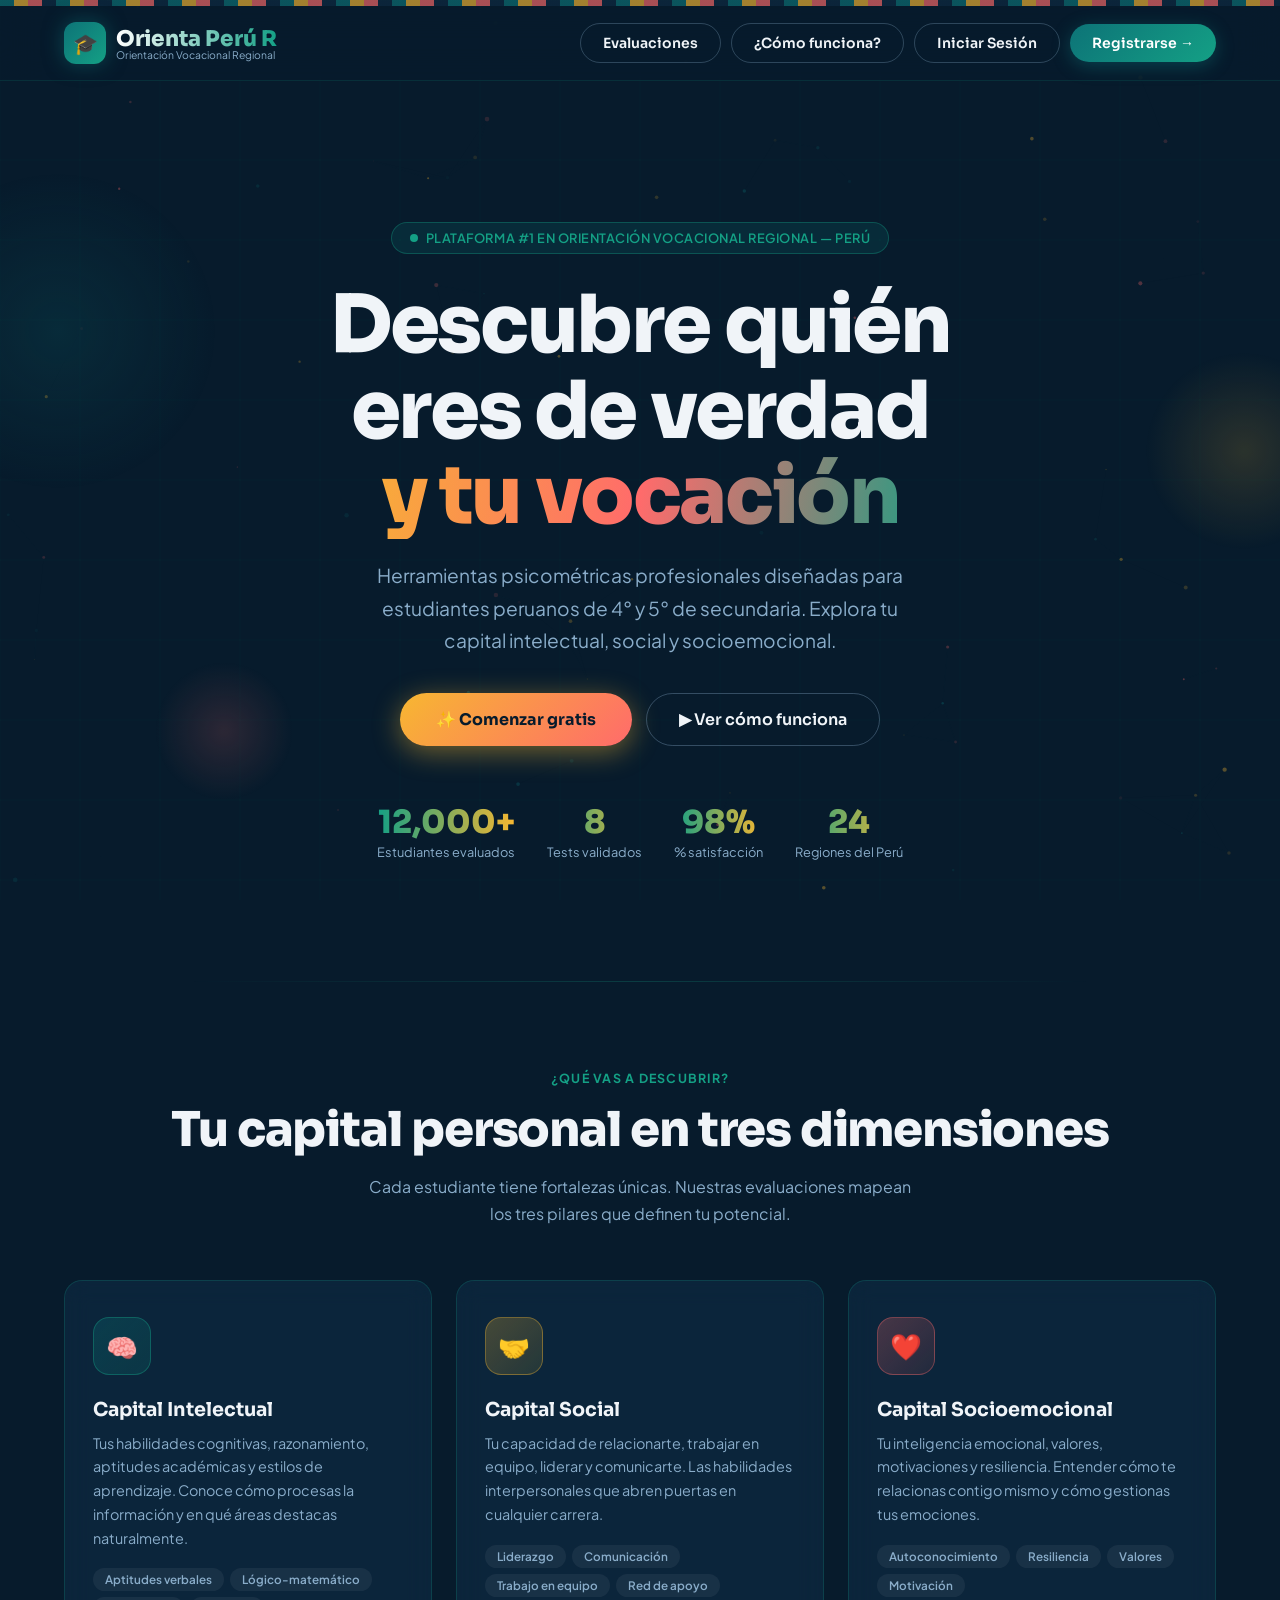
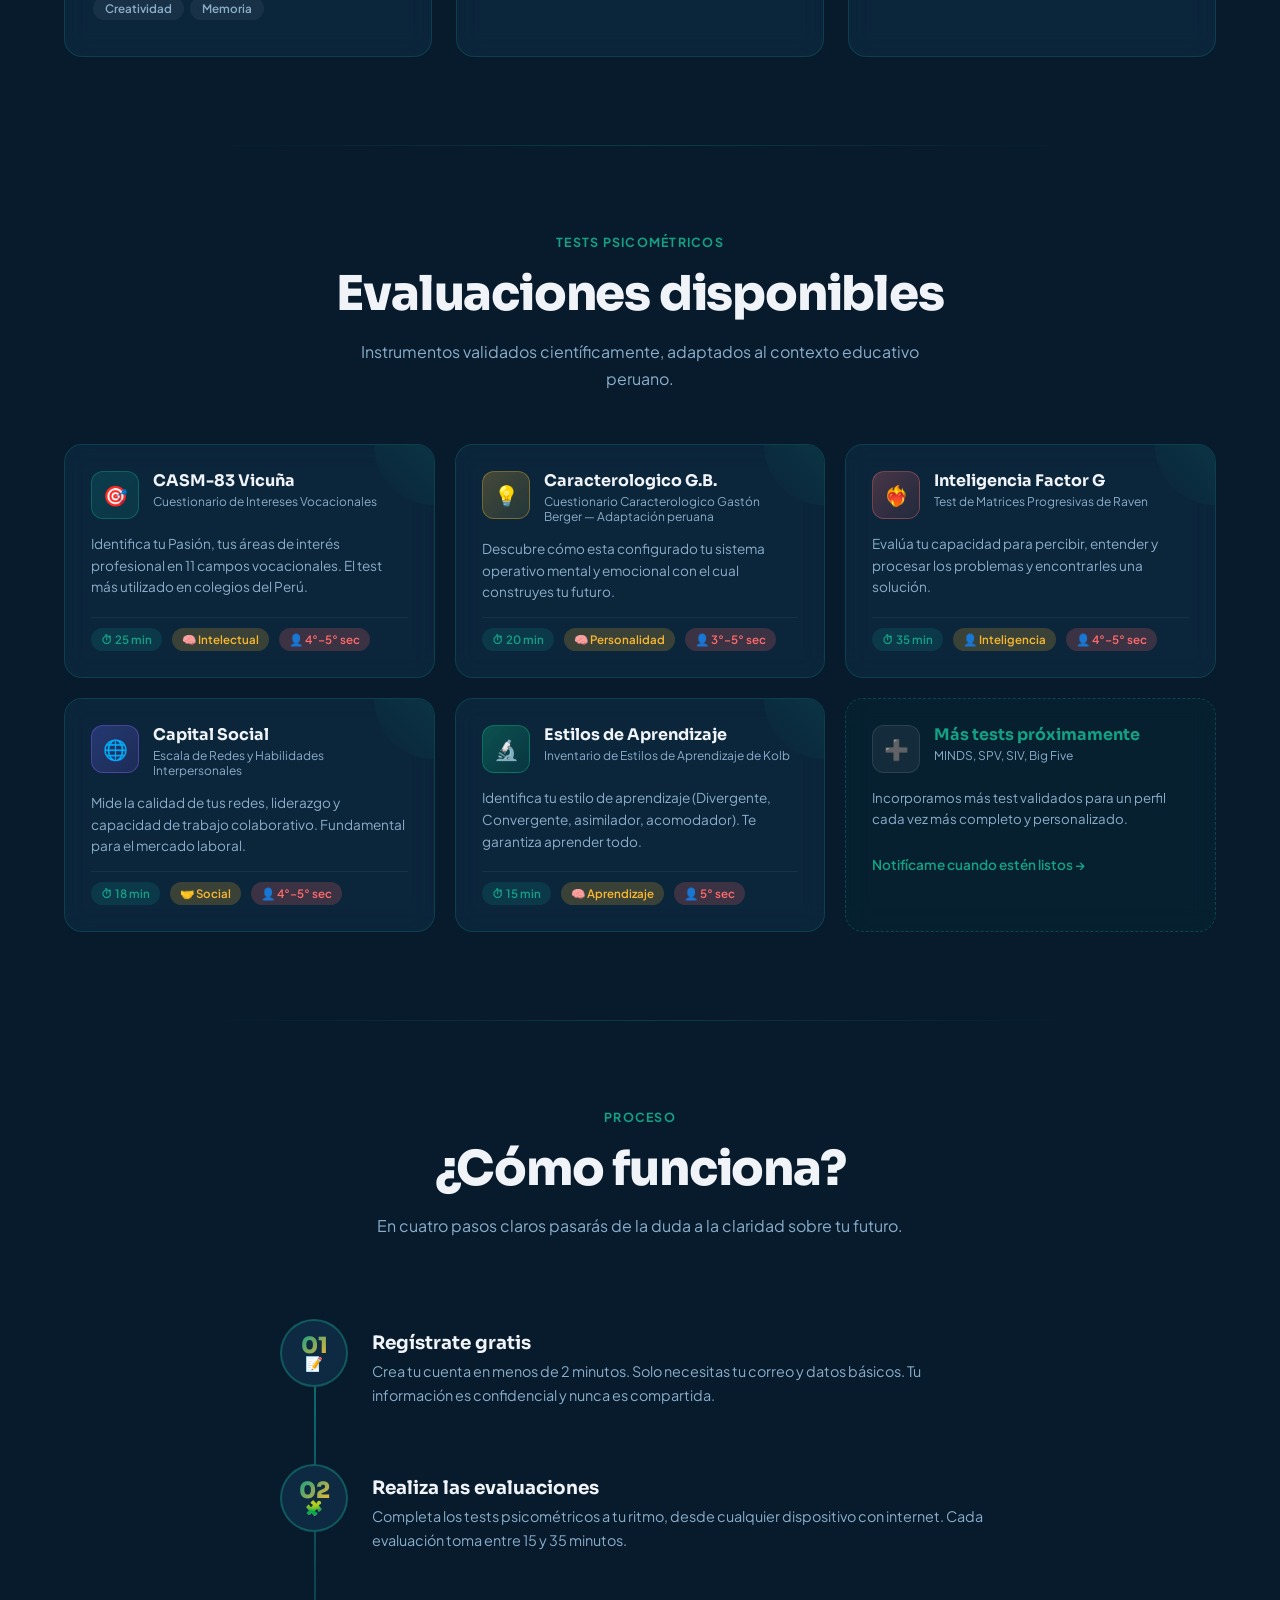
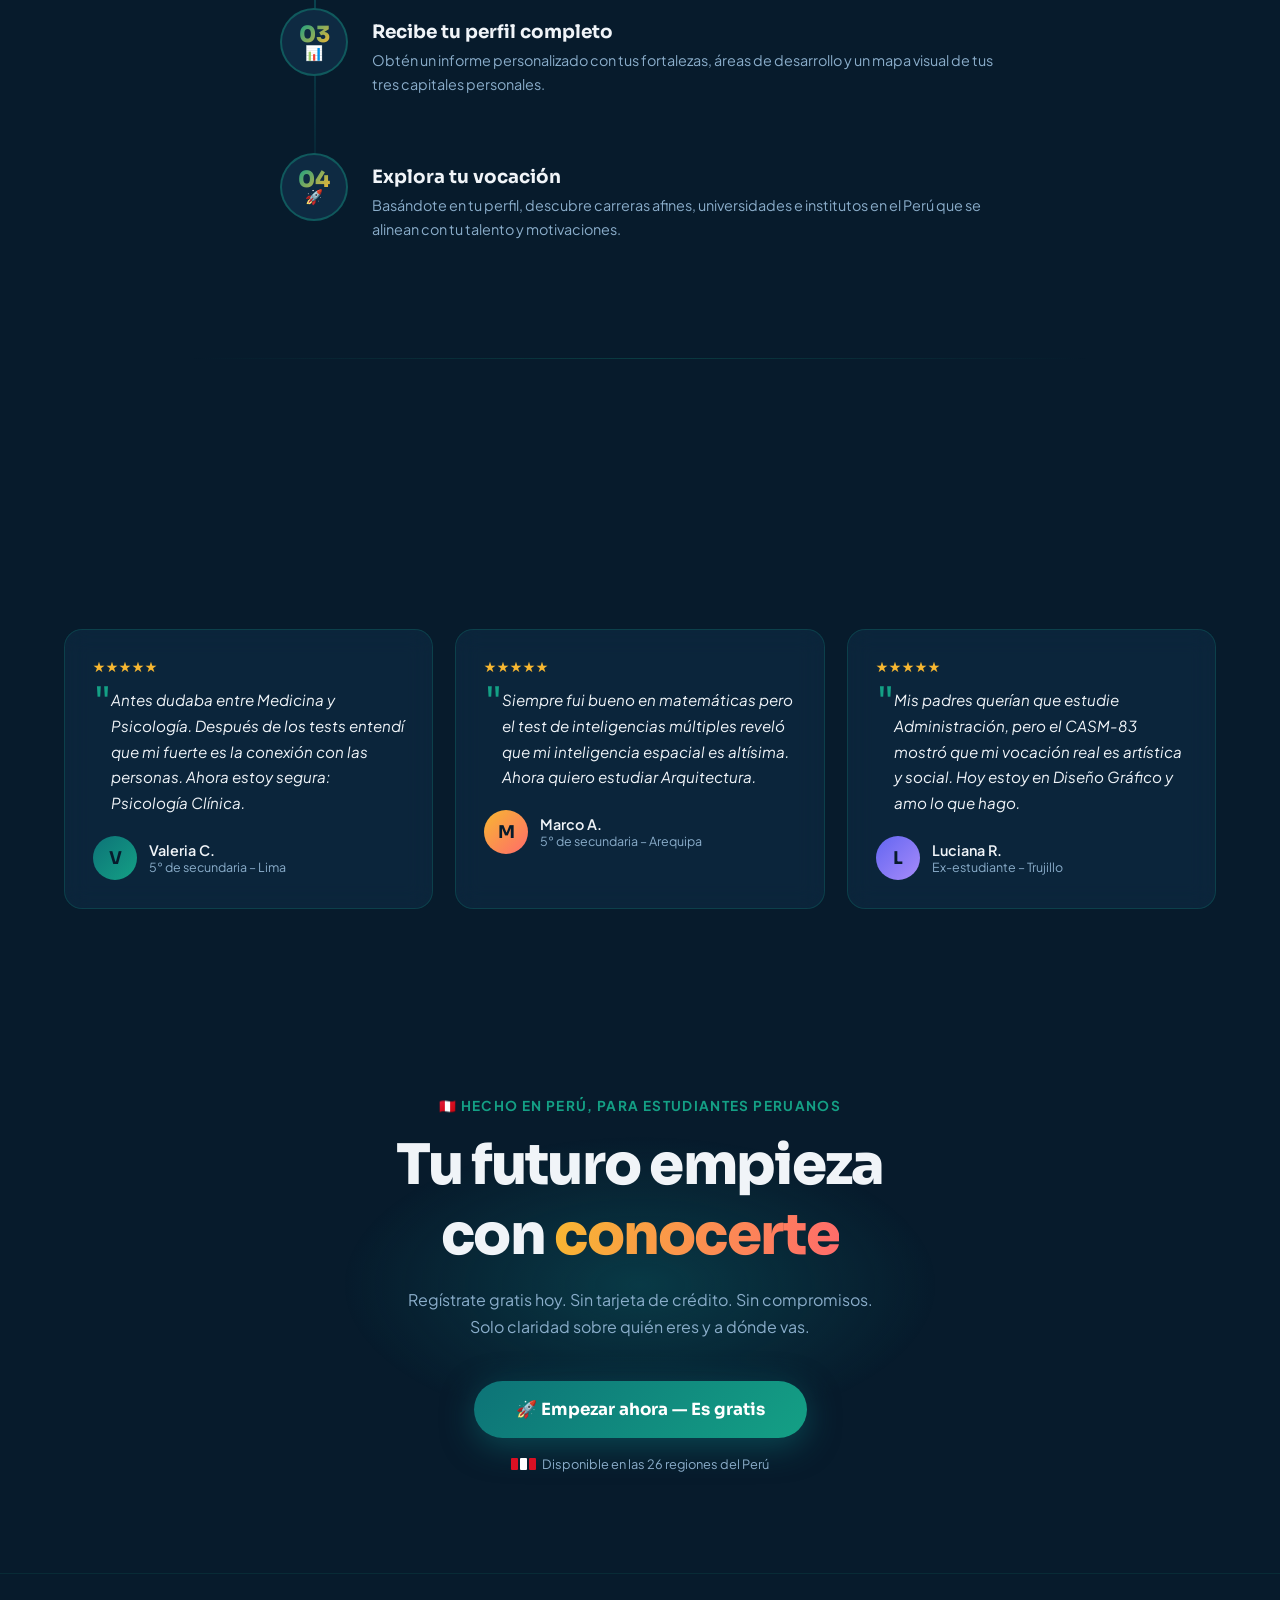
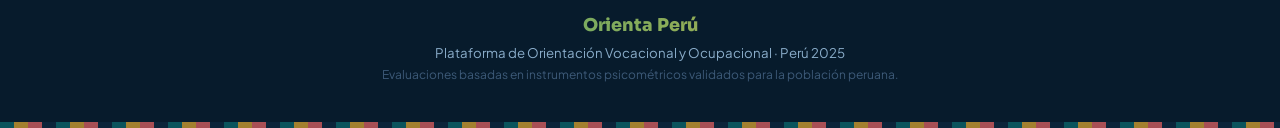
<file: index.html>
<!DOCTYPE html>
<html lang="es">
<head>
<meta charset="UTF-8"/>
<meta name="viewport" content="width=device-width, initial-scale=1.0"/>
<title>Orienta Perú – Descubre tu Vocación</title>
<link href="https://fonts.googleapis.com/css2?family=Sora:wght@300;400;600;700;800&family=Plus+Jakarta+Sans:wght@400;500;600&display=swap" rel="stylesheet"/>
<style>
  :root{
    --teal:#0D7377;--teal-light:#14A085;--teal-dark:#0A5D62;
    --gold:#F7B731;--gold-light:#FCD436;
    --coral:#FF6B6B;--coral-dark:#EE5A5A;
    --navy:#071B2C;--navy-mid:#0E2A42;--navy-light:#163A55;
    --text-main:#F0F4F8;--text-muted:#8AADCA;
    --card-bg:rgba(14,42,66,0.7);--card-border:rgba(20,160,133,0.22);
    --radius:18px;
  }
  *,*::before,*::after{box-sizing:border-box;margin:0;padding:0;}
  html{scroll-behavior:smooth;}
  body{
    font-family:'Plus Jakarta Sans',sans-serif;
    background:var(--navy);
    color:var(--text-main);
    overflow-x:hidden;
    min-height:100vh;
  }
  #bg-canvas{position:fixed;inset:0;z-index:0;pointer-events:none;}
  .wrap{position:relative;z-index:1;}
  .container{max-width:1200px;margin:0 auto;padding:0 24px;}

  /* NAV */
  nav{
    position:sticky;top:0;z-index:100;
    backdrop-filter:blur(20px);
    background:rgba(7,27,44,0.82);
    border-bottom:1px solid rgba(20,160,133,0.15);
  }
  .nav-inner{
    display:flex;align-items:center;justify-content:space-between;
    padding:16px 24px;max-width:1200px;margin:0 auto;
  }
  .logo{display:flex;align-items:center;gap:10px;text-decoration:none;}
  .logo-icon{
    width:42px;height:42px;border-radius:12px;
    background:linear-gradient(135deg,var(--teal),var(--teal-light));
    display:flex;align-items:center;justify-content:center;
    box-shadow:0 0 20px rgba(13,115,119,0.5);font-size:20px;
  }
  .logo-text{
    font-family:'Sora',sans-serif;font-weight:800;font-size:1.35rem;
    background:linear-gradient(90deg,#fff,var(--teal-light));
    -webkit-background-clip:text;-webkit-text-fill-color:transparent;
  }
  .logo-sub{font-size:.65rem;color:var(--text-muted);font-weight:400;display:block;margin-top:-4px;}
  .nav-links{display:flex;align-items:center;gap:10px;}
  .btn{
    display:inline-flex;align-items:center;gap:6px;
    padding:10px 22px;border-radius:50px;
    font-family:'Sora',sans-serif;font-size:.875rem;font-weight:600;
    cursor:pointer;text-decoration:none;border:none;transition:all .25s ease;
    white-space:nowrap;
  }
  .btn-ghost{background:transparent;color:var(--text-main);border:1.5px solid rgba(138,173,202,0.3);}
  .btn-ghost:hover{border-color:var(--teal-light);color:var(--teal-light);}
  .btn-primary{
    background:linear-gradient(135deg,var(--teal),var(--teal-light));
    color:#fff;box-shadow:0 4px 18px rgba(13,115,119,0.45);
  }
  .btn-primary:hover{transform:translateY(-2px);box-shadow:0 8px 28px rgba(13,115,119,0.6);}

  /* ANDEAN STRIP */
  .andean{
    width:100%;height:6px;
    background:repeating-linear-gradient(90deg,
      var(--teal) 0,var(--teal) 14px,
      var(--gold) 14px,var(--gold) 28px,
      var(--coral) 28px,var(--coral) 42px,
      var(--navy-mid) 42px,var(--navy-mid) 56px
    );opacity:.65;
  }

  /* HERO */
  .hero{
    min-height:100vh;display:flex;align-items:center;justify-content:center;
    text-align:center;padding:80px 24px 60px;position:relative;
  }
  .hero-inner{max-width:820px;margin:0 auto;}
  .hero-badge{
    display:inline-flex;align-items:center;gap:8px;
    background:rgba(13,115,119,0.18);border:1px solid rgba(20,160,133,0.35);
    color:var(--teal-light);border-radius:50px;
    padding:7px 18px;font-size:.8rem;font-weight:600;
    letter-spacing:.04em;text-transform:uppercase;margin-bottom:28px;
    animation:fadeUp .8s ease both;
  }
  .dot{width:8px;height:8px;border-radius:50%;background:var(--teal-light);animation:pulse 2s infinite;}
  @keyframes pulse{0%,100%{opacity:1;transform:scale(1);}50%{opacity:.5;transform:scale(1.3);}}
  .hero-h1{
    font-family:'Sora',sans-serif;font-weight:800;
    font-size:clamp(2.6rem,7vw,5rem);line-height:1.07;
    letter-spacing:-.03em;
    animation:fadeUp .8s .1s ease both;margin-bottom:10px;
  }
  .hero-h1 .gradient-text{
    display:block;
    background:linear-gradient(100deg,var(--gold),var(--coral),var(--teal-light));
    -webkit-background-clip:text;-webkit-text-fill-color:transparent;background-clip:text;
  }
  .hero-sub{
    font-size:clamp(1rem,2.2vw,1.2rem);color:var(--text-muted);
    max-width:580px;margin:20px auto 36px;line-height:1.7;
    animation:fadeUp .8s .2s ease both;
  }
  .hero-ctas{
    display:flex;flex-wrap:wrap;gap:14px;justify-content:center;
    animation:fadeUp .8s .3s ease both;
  }
  .btn-hero{
    padding:16px 36px;font-size:1rem;border-radius:50px;
    font-family:'Sora',sans-serif;font-weight:700;
    background:linear-gradient(135deg,var(--gold),var(--coral));
    color:var(--navy);cursor:pointer;border:none;
    text-decoration:none;display:inline-flex;align-items:center;gap:8px;
    box-shadow:0 6px 28px rgba(247,183,49,0.45);transition:all .28s ease;
  }
  .btn-hero:hover{transform:translateY(-3px);box-shadow:0 12px 40px rgba(247,183,49,0.6);}
  .btn-hero-ghost{
    padding:14px 32px;font-size:1rem;border-radius:50px;
    font-family:'Sora',sans-serif;font-weight:600;
    background:transparent;color:var(--text-main);
    border:1.5px solid rgba(138,173,202,0.35);
    text-decoration:none;display:inline-flex;align-items:center;gap:8px;
    cursor:pointer;transition:all .25s ease;
  }
  .btn-hero-ghost:hover{border-color:var(--teal-light);color:var(--teal-light);}
  .hero-stats{
    display:flex;flex-wrap:wrap;gap:32px;justify-content:center;margin-top:56px;
    animation:fadeUp .8s .4s ease both;
  }
  .stat{text-align:center;}
  .stat-num{
    font-family:'Sora',sans-serif;font-size:2rem;font-weight:800;
    background:linear-gradient(90deg,var(--teal-light),var(--gold));
    -webkit-background-clip:text;-webkit-text-fill-color:transparent;
  }
  .stat-label{font-size:.8rem;color:var(--text-muted);margin-top:2px;}
  .floater{
    position:absolute;border-radius:50%;pointer-events:none;
    animation:float 8s ease-in-out infinite;
  }
  @keyframes float{
    0%,100%{transform:translateY(0) rotate(0deg);}
    33%{transform:translateY(-20px) rotate(5deg);}
    66%{transform:translateY(12px) rotate(-3deg);}
  }
  @keyframes fadeUp{
    from{opacity:0;transform:translateY(28px);}
    to{opacity:1;transform:translateY(0);}
  }

  /* SECTIONS */
  section{padding:88px 0;}
  .section-tag{
    text-align:center;font-size:.78rem;font-weight:700;
    letter-spacing:.1em;text-transform:uppercase;
    color:var(--teal-light);margin-bottom:16px;
  }
  .section-title{
    font-family:'Sora',sans-serif;font-weight:800;
    font-size:clamp(2rem,4.5vw,3rem);text-align:center;
    line-height:1.15;letter-spacing:-.025em;margin-bottom:16px;
  }
  .section-desc{
    text-align:center;color:var(--text-muted);max-width:560px;
    margin:0 auto 52px;line-height:1.7;font-size:1rem;
  }
  .divider{
    max-width:900px;margin:0 auto;height:1px;
    background:linear-gradient(90deg,transparent,rgba(20,160,133,.25),transparent);
  }

  /* CAPITALS */
  .capitals-grid{display:grid;grid-template-columns:repeat(auto-fit,minmax(290px,1fr));gap:24px;}
  .capital-card{
    background:var(--card-bg);border:1px solid var(--card-border);
    border-radius:var(--radius);padding:36px 28px;
    backdrop-filter:blur(12px);
    position:relative;overflow:hidden;
    transition:transform .3s ease,box-shadow .3s ease;
  }
  .capital-card:hover{transform:translateY(-6px);box-shadow:0 20px 50px rgba(0,0,0,0.35);}
  .capital-card::before{content:'';position:absolute;inset:0;opacity:0;transition:opacity .3s ease;}
  .capital-card.teal::before{background:radial-gradient(circle at 20% 20%,rgba(13,115,119,0.2),transparent 60%);}
  .capital-card.gold::before{background:radial-gradient(circle at 20% 20%,rgba(247,183,49,0.15),transparent 60%);}
  .capital-card.coral::before{background:radial-gradient(circle at 20% 20%,rgba(255,107,107,0.15),transparent 60%);}
  .capital-card:hover::before{opacity:1;}
  .cap-icon{width:58px;height:58px;border-radius:16px;display:flex;align-items:center;justify-content:center;font-size:1.6rem;margin-bottom:22px;}
  .cap-icon.teal{background:linear-gradient(135deg,rgba(13,115,119,.3),rgba(20,160,133,.15));border:1px solid rgba(20,160,133,.4);}
  .cap-icon.gold{background:linear-gradient(135deg,rgba(247,183,49,.25),rgba(252,212,54,.1));border:1px solid rgba(247,183,49,.35);}
  .cap-icon.coral{background:linear-gradient(135deg,rgba(255,107,107,.25),rgba(238,90,90,.1));border:1px solid rgba(255,107,107,.35);}
  .cap-title{font-family:'Sora',sans-serif;font-size:1.2rem;font-weight:700;margin-bottom:10px;}
  .cap-desc{color:var(--text-muted);font-size:.9rem;line-height:1.65;}
  .cap-tags{display:flex;flex-wrap:wrap;gap:6px;margin-top:18px;}
  .cap-tag{font-size:.73rem;font-weight:600;padding:4px 12px;border-radius:50px;background:rgba(255,255,255,.06);color:var(--text-muted);}

  /* TESTS */
  .tests-grid{display:grid;grid-template-columns:repeat(auto-fit,minmax(280px,1fr));gap:20px;}
  .test-card{
    background:var(--card-bg);border:1px solid var(--card-border);
    border-radius:var(--radius);padding:26px;
    backdrop-filter:blur(12px);
    display:flex;flex-direction:column;gap:14px;
    transition:all .3s ease;cursor:pointer;position:relative;overflow:hidden;
  }
  .test-card:hover{transform:translateY(-4px);border-color:rgba(20,160,133,.5);box-shadow:0 16px 40px rgba(0,0,0,.3);}
  .test-card-header{display:flex;align-items:flex-start;gap:14px;}
  .test-ico{width:48px;height:48px;flex-shrink:0;border-radius:12px;display:flex;align-items:center;justify-content:center;font-size:1.25rem;}
  .test-name{font-family:'Sora',sans-serif;font-size:1rem;font-weight:700;line-height:1.3;}
  .test-full{font-size:.75rem;color:var(--text-muted);margin-top:2px;}
  .test-desc{color:var(--text-muted);font-size:.85rem;line-height:1.6;}
  .test-meta{display:flex;gap:10px;flex-wrap:wrap;margin-top:auto;padding-top:10px;border-top:1px solid rgba(255,255,255,.06);}
  .test-chip{font-size:.72rem;font-weight:600;padding:4px 10px;border-radius:50px;display:flex;align-items:center;gap:4px;}
  .chip-time{background:rgba(13,115,119,.25);color:var(--teal-light);}
  .chip-cap{background:rgba(247,183,49,.2);color:var(--gold);}
  .chip-age{background:rgba(255,107,107,.2);color:var(--coral);}
  .test-card .corner{position:absolute;top:0;right:0;width:60px;height:60px;background:linear-gradient(225deg,rgba(20,160,133,.12),transparent);border-radius:0 var(--radius) 0 60px;}

  /* STEPS */
  .steps{display:flex;flex-direction:column;gap:0;max-width:720px;margin:0 auto;position:relative;}
  .steps::before{content:'';position:absolute;left:34px;top:50px;width:2px;height:calc(100% - 100px);background:linear-gradient(to bottom,var(--teal),rgba(13,115,119,0));}
  .step{display:flex;gap:24px;align-items:flex-start;padding:28px 0;}
  .step-num{
    width:68px;height:68px;flex-shrink:0;border-radius:50%;
    border:2px solid rgba(20,160,133,.4);background:var(--navy-mid);
    display:flex;flex-direction:column;align-items:center;justify-content:center;
    font-family:'Sora',sans-serif;position:relative;z-index:1;transition:all .3s;
  }
  .step:hover .step-num{border-color:var(--teal-light);background:rgba(13,115,119,.2);box-shadow:0 0 24px rgba(13,115,119,.4);}
  .step-n{font-size:1.4rem;font-weight:800;line-height:1;background:linear-gradient(135deg,var(--teal-light),var(--gold));-webkit-background-clip:text;-webkit-text-fill-color:transparent;}
  .step-ico{font-size:.9rem;margin-top:-2px;}
  .step-body{padding-top:12px;}
  .step-title{font-family:'Sora',sans-serif;font-weight:700;font-size:1.15rem;margin-bottom:6px;}
  .step-desc{color:var(--text-muted);font-size:.9rem;line-height:1.65;}

  /* TESTIMONIOS */
  .testi-grid{display:grid;grid-template-columns:repeat(auto-fit,minmax(280px,1fr));gap:22px;}
  .testi-card{
    background:var(--card-bg);border:1px solid var(--card-border);
    border-radius:var(--radius);padding:28px;backdrop-filter:blur(12px);
    transition:transform .3s;
  }
  .testi-card:hover{transform:translateY(-4px);}
  .testi-quote{font-size:.95rem;line-height:1.7;color:var(--text-main);margin-bottom:20px;font-style:italic;position:relative;padding-left:18px;}
  .testi-quote::before{content:'"';position:absolute;left:0;top:-8px;font-size:3rem;color:var(--teal-light);line-height:1;font-style:normal;}
  .testi-author{display:flex;align-items:center;gap:12px;}
  .testi-avatar{width:44px;height:44px;border-radius:50%;display:flex;align-items:center;justify-content:center;font-size:1.1rem;font-weight:700;font-family:'Sora',sans-serif;color:var(--navy);}
  .testi-name{font-weight:600;font-size:.9rem;}
  .testi-role{font-size:.78rem;color:var(--text-muted);}
  .stars{color:var(--gold);font-size:.85rem;letter-spacing:1px;margin-bottom:12px;}

  /* CTA */
  .cta-section{padding:100px 0;text-align:center;position:relative;overflow:hidden;}
  .cta-glow{position:absolute;top:50%;left:50%;transform:translate(-50%,-50%);width:600px;height:300px;border-radius:50%;background:radial-gradient(ellipse,rgba(13,115,119,.35),transparent 70%);pointer-events:none;}
  .cta-h2{font-family:'Sora',sans-serif;font-size:clamp(2rem,5vw,3.5rem);font-weight:800;margin-bottom:16px;letter-spacing:-.03em;}
  .cta-h2 em{font-style:normal;background:linear-gradient(100deg,var(--gold),var(--coral));-webkit-background-clip:text;-webkit-text-fill-color:transparent;}
  .cta-p{color:var(--text-muted);max-width:500px;margin:0 auto 40px;line-height:1.7;}
  .btn-cta-main{
    padding:18px 42px;font-size:1.05rem;
    background:linear-gradient(135deg,var(--teal),var(--teal-light));
    color:#fff;border:none;border-radius:50px;
    font-family:'Sora',sans-serif;font-weight:700;cursor:pointer;
    text-decoration:none;display:inline-flex;align-items:center;gap:8px;
    box-shadow:0 8px 32px rgba(13,115,119,.5);transition:all .28s;
  }
  .btn-cta-main:hover{transform:translateY(-3px);box-shadow:0 14px 44px rgba(13,115,119,.7);}

  footer{border-top:1px solid rgba(20,160,133,.12);padding:40px 24px;text-align:center;color:var(--text-muted);font-size:.83rem;}
  .f-logo{font-family:'Sora',sans-serif;font-weight:800;font-size:1.1rem;background:linear-gradient(90deg,var(--teal-light),var(--gold));-webkit-background-clip:text;-webkit-text-fill-color:transparent;margin-bottom:8px;}
  .peru-flag{display:inline-flex;gap:2px;align-items:center;vertical-align:middle;}
  .peru-flag span{display:inline-block;width:7px;height:12px;border-radius:1px;}

  /* REVEAL */
  .reveal{opacity:0;transform:translateY(32px);transition:opacity .65s ease,transform .65s ease;}
  .reveal.visible{opacity:1;transform:none;}

  @media(max-width:640px){
    .nav-links .btn-ghost{display:none;}
    .steps::before{left:28px;}
    .step-num{width:56px;height:56px;}
  }
</style>
</head>
<body>

<canvas id="bg-canvas"></canvas>

<div class="wrap">
  <div class="andean"></div>

  <!-- NAV -->
  <nav>
    <div class="nav-inner">
      <a href="#" class="logo">
        <div class="logo-icon">🎓</div>
        <div>
          <span class="logo-text">Orienta Perú R</span>
          <span class="logo-sub">Orientación Vocacional Regional</span>
        </div>
      </a>
      <div class="nav-links">
        <a href="#evaluaciones" class="btn btn-ghost">Evaluaciones</a>
        <a href="#como-funciona" class="btn btn-ghost">¿Cómo funciona?</a>
        <a href="/login" class="btn btn-ghost">Iniciar Sesión</a>
        <a href="/register" class="btn btn-primary">Registrarse →</a>
      </div>
    </div>
  </nav>

  <!-- HERO -->
  <section class="hero">
    <div class="floater" style="width:320px;height:320px;top:10%;left:-8%;background:radial-gradient(circle,rgba(13,115,119,.18),transparent 70%);animation-duration:10s;"></div>
    <div class="floater" style="width:200px;height:200px;top:30%;right:-5%;background:radial-gradient(circle,rgba(247,183,49,.15),transparent 70%);animation-duration:7s;animation-delay:-3s;"></div>
    <div class="floater" style="width:140px;height:140px;bottom:20%;left:12%;background:radial-gradient(circle,rgba(255,107,107,.15),transparent 70%);animation-duration:9s;animation-delay:-5s;"></div>

    <div class="hero-inner">
      <div class="hero-badge"><span class="dot"></span>Plataforma #1 en orientación vocacional regional — Perú</div>

      <h1 class="hero-h1">
        Descubre quién<br>eres de verdad
        <span class="gradient-text">y tu vocación</span>
      </h1>

      <p class="hero-sub">
        Herramientas psicométricas profesionales diseñadas para estudiantes peruanos de 4° y 5° de secundaria. Explora tu capital intelectual, social y socioemocional.
      </p>

      <div class="hero-ctas">
        <a href="/register" class="btn-hero">✨ Comenzar gratis</a>
        <a href="#como-funciona" class="btn-hero-ghost">▶ Ver cómo funciona</a>
      </div>

      <div class="hero-stats">
        <div class="stat"><div class="stat-num" data-target="12000">0</div><div class="stat-label">Estudiantes evaluados</div></div>
        <div class="stat"><div class="stat-num" data-target="8">0</div><div class="stat-label">Tests validados</div></div>
        <div class="stat"><div class="stat-num" data-target="98">0</div><div class="stat-label">% satisfacción</div></div>
        <div class="stat"><div class="stat-num" data-target="24">0</div><div class="stat-label">Regiones del Perú</div></div>
      </div>
    </div>
  </section>

  <div class="divider"></div>

  <!-- 3 CAPITALS -->
  <section id="capitales">
    <div class="container">
      <p class="section-tag reveal">¿Qué vas a descubrir?</p>
      <h2 class="section-title reveal">Tu capital personal en tres dimensiones</h2>
      <p class="section-desc reveal">Cada estudiante tiene fortalezas únicas. Nuestras evaluaciones mapean los tres pilares que definen tu potencial.</p>
      <div class="capitals-grid reveal">
        <div class="capital-card teal">
          <div class="cap-icon teal">🧠</div>
          <h3 class="cap-title">Capital Intelectual</h3>
          <p class="cap-desc">Tus habilidades cognitivas, razonamiento, aptitudes académicas y estilos de aprendizaje. Conoce cómo procesas la información y en qué áreas destacas naturalmente.</p>
          <div class="cap-tags">
            <span class="cap-tag">Aptitudes verbales</span><span class="cap-tag">Lógico-matemático</span><span class="cap-tag">Creatividad</span><span class="cap-tag">Memoria</span>
          </div>
        </div>
        <div class="capital-card gold">
          <div class="cap-icon gold">🤝</div>
          <h3 class="cap-title">Capital Social</h3>
          <p class="cap-desc">Tu capacidad de relacionarte, trabajar en equipo, liderar y comunicarte. Las habilidades interpersonales que abren puertas en cualquier carrera.</p>
          <div class="cap-tags">
            <span class="cap-tag">Liderazgo</span><span class="cap-tag">Comunicación</span><span class="cap-tag">Trabajo en equipo</span><span class="cap-tag">Red de apoyo</span>
          </div>
        </div>
        <div class="capital-card coral">
          <div class="cap-icon coral">❤️</div>
          <h3 class="cap-title">Capital Socioemocional</h3>
          <p class="cap-desc">Tu inteligencia emocional, valores, motivaciones y resiliencia. Entender cómo te relacionas contigo mismo y cómo gestionas tus emociones.</p>
          <div class="cap-tags">
            <span class="cap-tag">Autoconocimiento</span><span class="cap-tag">Resiliencia</span><span class="cap-tag">Valores</span><span class="cap-tag">Motivación</span>
          </div>
        </div>
      </div>
    </div>
  </section>

  <div class="divider"></div>

  <!-- TESTS -->
  <section id="evaluaciones">
    <div class="container">
      <p class="section-tag reveal">Tests Psicométricos</p>
      <h2 class="section-title reveal">Evaluaciones disponibles</h2>
      <p class="section-desc reveal">Instrumentos validados científicamente, adaptados al contexto educativo peruano.</p>
      <div class="tests-grid reveal">

        <div class="test-card">
          <div class="corner"></div>
          <div class="test-card-header">
            <div class="test-ico" style="background:linear-gradient(135deg,rgba(13,115,119,.3),rgba(20,160,133,.15));border:1px solid rgba(20,160,133,.4);">🎯</div>
            <div><div class="test-name">CASM-83 Vicuña</div><div class="test-full">Cuestionario de Intereses Vocacionales</div></div>
          </div>
          <p class="test-desc">Identifica tu Pasión, tus áreas de interés profesional en 11 campos vocacionales. El test más utilizado en colegios del Perú.</p>
          <div class="test-meta">
            <span class="test-chip chip-time">⏱ 25 min</span>
            <span class="test-chip chip-cap">🧠 Intelectual</span>
            <span class="test-chip chip-age">👤 4°–5° sec</span>
          </div>
        </div>

        <div class="test-card">
          <div class="corner"></div>
          <div class="test-card-header">
            <div class="test-ico" style="background:linear-gradient(135deg,rgba(247,183,49,.25),rgba(252,212,54,.1));border:1px solid rgba(247,183,49,.35);">💡</div>
            <div><div class="test-name">Caracterologico G.B.</div><div class="test-full">Cuestionario Caracterologico Gastón Berger — Adaptación peruana</div></div>
          </div>
          <p class="test-desc">Descubre cómo esta configurado tu sistema operativo mental y emocional con el cual construyes tu futuro. </p>
          <div class="test-meta">
            <span class="test-chip chip-time">⏱ 20 min</span>
            <span class="test-chip chip-cap">🧠 Personalidad</span>
            <span class="test-chip chip-age">👤 3°–5° sec</span>
          </div>
        </div>

        <div class="test-card">
          <div class="corner"></div>
          <div class="test-card-header">
            <div class="test-ico" style="background:linear-gradient(135deg,rgba(255,107,107,.25),rgba(238,90,90,.1));border:1px solid rgba(255,107,107,.35);">❤️‍🔥</div>
            <div><div class="test-name">Inteligencia Factor G</div><div class="test-full">Test de Matrices Progresivas de Raven</div></div>
          </div>
          <p class="test-desc">Evalúa tu capacidad para percibir, entender y procesar los problemas y encontrarles una solución.</p>
          <div class="test-meta">
            <span class="test-chip chip-time">⏱ 35 min</span>
            <span class="test-chip chip-cap">👤 Inteligencia</span>
            <span class="test-chip chip-age">👤 4°–5° sec</span>
          </div>
        </div>

        <div class="test-card">
          <div class="corner"></div>
          <div class="test-card-header">
            <div class="test-ico" style="background:linear-gradient(135deg,rgba(99,102,241,.3),rgba(139,92,246,.15));border:1px solid rgba(139,92,246,.4);">🌐</div>
            <div><div class="test-name">Capital Social</div><div class="test-full">Escala de Redes y Habilidades Interpersonales</div></div>
          </div>
          <p class="test-desc">Mide la calidad de tus redes, liderazgo y capacidad de trabajo colaborativo. Fundamental para el mercado laboral.</p>
          <div class="test-meta">
            <span class="test-chip chip-time">⏱ 18 min</span>
            <span class="test-chip chip-cap">🤝 Social</span>
            <span class="test-chip chip-age">👤 4°–5° sec</span>
          </div>
        </div>

        <div class="test-card">
          <div class="corner"></div>
          <div class="test-card-header">
            <div class="test-ico" style="background:linear-gradient(135deg,rgba(16,185,129,.3),rgba(5,150,105,.15));border:1px solid rgba(16,185,129,.4);">🔬</div>
            <div><div class="test-name">Estilos de Aprendizaje</div><div class="test-full">Inventario de Estilos de Aprendizaje de Kolb</div></div>
          </div>
          <p class="test-desc">Identifica tu estilo de aprendizaje (Divergente, Convergente, asimilador, acomodador). Te garantiza aprender todo.</p>
          <div class="test-meta">
            <span class="test-chip chip-time">⏱ 15 min</span>
            <span class="test-chip chip-cap">🧠 Aprendizaje</span>
            <span class="test-chip chip-age">👤 5° sec</span>
          </div>
        </div>

        <div class="test-card" style="border:1.5px dashed rgba(20,160,133,.3);background:rgba(13,115,119,.06);">
          <div class="test-card-header">
            <div class="test-ico" style="background:rgba(255,255,255,.05);border:1px solid rgba(255,255,255,.1);">➕</div>
            <div><div class="test-name" style="color:var(--teal-light)">Más tests próximamente</div><div class="test-full">MINDS, SPV, SIV, Big Five</div></div>
          </div>
          <p class="test-desc" style="font-size:.83rem;">Incorporamos más test validados para un perfil cada vez más completo y personalizado.</p>
          <a href="/register" style="display:inline-flex;align-items:center;gap:6px;margin-top:12px;color:var(--teal-light);font-size:.85rem;font-weight:600;text-decoration:none;">Notifícame cuando estén listos →</a>
        </div>

      </div>
    </div>
  </section>

  <div class="divider"></div>

  <!-- HOW IT WORKS -->
  <section id="como-funciona">
    <div class="container">
      <p class="section-tag reveal">Proceso</p>
      <h2 class="section-title reveal">¿Cómo funciona?</h2>
      <p class="section-desc reveal">En cuatro pasos claros pasarás de la duda a la claridad sobre tu futuro.</p>
      <div class="steps reveal">
        <div class="step">
          <div class="step-num"><span class="step-n">01</span><span class="step-ico">📝</span></div>
          <div class="step-body">
            <h4 class="step-title">Regístrate gratis</h4>
            <p class="step-desc">Crea tu cuenta en menos de 2 minutos. Solo necesitas tu correo y datos básicos. Tu información es confidencial y nunca es compartida.</p>
          </div>
        </div>
        <div class="step">
          <div class="step-num"><span class="step-n">02</span><span class="step-ico">🧩</span></div>
          <div class="step-body">
            <h4 class="step-title">Realiza las evaluaciones</h4>
            <p class="step-desc">Completa los tests psicométricos a tu ritmo, desde cualquier dispositivo con internet. Cada evaluación toma entre 15 y 35 minutos.</p>
          </div>
        </div>
        <div class="step">
          <div class="step-num"><span class="step-n">03</span><span class="step-ico">📊</span></div>
          <div class="step-body">
            <h4 class="step-title">Recibe tu perfil completo</h4>
            <p class="step-desc">Obtén un informe personalizado con tus fortalezas, áreas de desarrollo y un mapa visual de tus tres capitales personales.</p>
          </div>
        </div>
        <div class="step">
          <div class="step-num"><span class="step-n">04</span><span class="step-ico">🚀</span></div>
          <div class="step-body">
            <h4 class="step-title">Explora tu vocación</h4>
            <p class="step-desc">Basándote en tu perfil, descubre carreras afines, universidades e institutos en el Perú que se alinean con tu talento y motivaciones.</p>
          </div>
        </div>
      </div>
    </div>
  </section>

  <div class="divider"></div>

  <!-- TESTIMONIOS -->
  <section id="testimonios">
    <div class="container">
      <p class="section-tag reveal">Testimonios</p>
      <h2 class="section-title reveal">Lo que dicen los estudiantes</h2>
      <p class="section-desc reveal">Miles de jóvenes peruanos encontraron claridad con Orienta Perú.</p>
      <div class="testi-grid reveal">
        <div class="testi-card">
          <div class="stars">★★★★★</div>
          <p class="testi-quote">Antes dudaba entre Medicina y Psicología. Después de los tests entendí que mi fuerte es la conexión con las personas. Ahora estoy segura: Psicología Clínica.</p>
          <div class="testi-author">
            <div class="testi-avatar" style="background:linear-gradient(135deg,var(--teal),var(--teal-light));">V</div>
            <div><div class="testi-name">Valeria C.</div><div class="testi-role">5° de secundaria – Lima</div></div>
          </div>
        </div>
        <div class="testi-card">
          <div class="stars">★★★★★</div>
          <p class="testi-quote">Siempre fui bueno en matemáticas pero el test de inteligencias múltiples reveló que mi inteligencia espacial es altísima. Ahora quiero estudiar Arquitectura.</p>
          <div class="testi-author">
            <div class="testi-avatar" style="background:linear-gradient(135deg,var(--gold),var(--coral));">M</div>
            <div><div class="testi-name">Marco A.</div><div class="testi-role">5° de secundaria – Arequipa</div></div>
          </div>
        </div>
        <div class="testi-card">
          <div class="stars">★★★★★</div>
          <p class="testi-quote">Mis padres querían que estudie Administración, pero el CASM-83 mostró que mi vocación real es artística y social. Hoy estoy en Diseño Gráfico y amo lo que hago.</p>
          <div class="testi-author">
            <div class="testi-avatar" style="background:linear-gradient(135deg,#6366f1,#a78bfa);">L</div>
            <div><div class="testi-name">Luciana R.</div><div class="testi-role">Ex-estudiante – Trujillo</div></div>
          </div>
        </div>
      </div>
    </div>
  </section>

  <!-- CTA FINAL -->
  <section class="cta-section">
    <div class="cta-glow"></div>
    <div class="container" style="position:relative;">
      <p class="section-tag reveal" style="font-size:.85rem;">🇵🇪 Hecho en Perú, para estudiantes peruanos</p>
      <h2 class="cta-h2 reveal">Tu futuro empieza<br>con <em>conocerte</em></h2>
      <p class="cta-p reveal">Regístrate gratis hoy. Sin tarjeta de crédito. Sin compromisos. Solo claridad sobre quién eres y a dónde vas.</p>
      <div class="reveal">
        <a href="/register" class="btn-cta-main">🚀 Empezar ahora — Es gratis</a>
      </div>
      <p style="color:var(--text-muted);font-size:.8rem;margin-top:18px;" class="reveal">
        <span style="display:inline-flex;align-items:center;gap:6px;">
          <span class="peru-flag">
            <span style="background:#D91023;"></span>
            <span style="background:#fff;"></span>
            <span style="background:#D91023;"></span>
          </span>
          Disponible en las 26 regiones del Perú
        </span>
      </p>
    </div>
  </section>

  <footer>
    <div class="f-logo">Orienta Perú</div>
    <p>Plataforma de Orientación Vocacional y Ocupacional · Perú 2025</p>
    <p style="margin-top:6px;font-size:.75rem;color:#3d5a78;">Evaluaciones basadas en instrumentos psicométricos validados para la población peruana.</p>
  </footer>

  <div class="andean"></div>
</div>

<script>
/* CANVAS PARTICLES */
(function(){
  const canvas=document.getElementById('bg-canvas'),ctx=canvas.getContext('2d');
  let W,H,pts=[];
  function resize(){W=canvas.width=window.innerWidth;H=canvas.height=window.innerHeight;}
  function Pt(){
    this.x=Math.random()*W;this.y=Math.random()*H;
    this.r=Math.random()*2+.4;this.a=Math.random()*.3+.05;
    this.vx=(Math.random()-.5)*.3;this.vy=(Math.random()-.5)*.3;
    const c=['rgba(13,115,119,','rgba(247,183,49,','rgba(255,107,107,'];
    this.c=c[Math.floor(Math.random()*c.length)];
  }
  Pt.prototype.tick=function(){
    this.x+=this.vx;this.y+=this.vy;
    if(this.x<0)this.x=W;if(this.x>W)this.x=0;
    if(this.y<0)this.y=H;if(this.y>H)this.y=0;
  };
  Pt.prototype.draw=function(){
    ctx.beginPath();ctx.arc(this.x,this.y,this.r,0,Math.PI*2);
    ctx.fillStyle=this.c+this.a+')';ctx.fill();
  };
  function init(){
    resize();pts=[];
    const n=Math.min(110,Math.floor(W*H/15000));
    for(let i=0;i<n;i++)pts.push(new Pt());
  }
  function loop(){
    ctx.clearRect(0,0,W,H);
    ctx.strokeStyle='rgba(20,160,133,0.035)';ctx.lineWidth=1;
    for(let x=0;x<W;x+=80){ctx.beginPath();ctx.moveTo(x,0);ctx.lineTo(x,H);ctx.stroke();}
    for(let y=0;y<H;y+=80){ctx.beginPath();ctx.moveTo(0,y);ctx.lineTo(W,y);ctx.stroke();}
    for(let i=0;i<pts.length;i++){
      for(let j=i+1;j<pts.length;j++){
        const dx=pts[i].x-pts[j].x,dy=pts[i].y-pts[j].y,d=Math.sqrt(dx*dx+dy*dy);
        if(d<100){
          ctx.beginPath();ctx.strokeStyle='rgba(13,115,119,'+(0.06*(1-d/100))+')';
          ctx.lineWidth=.6;ctx.moveTo(pts[i].x,pts[i].y);ctx.lineTo(pts[j].x,pts[j].y);ctx.stroke();
        }
      }
      pts[i].tick();pts[i].draw();
    }
    requestAnimationFrame(loop);
  }
  window.addEventListener('resize',init);init();loop();
})();

/* SCROLL REVEAL */
(function(){
  const els=document.querySelectorAll('.reveal');
  const io=new IntersectionObserver(function(entries){
    entries.forEach(function(e){if(e.isIntersecting){e.target.classList.add('visible');io.unobserve(e.target);}});
  },{threshold:.12});
  els.forEach(function(el){io.observe(el);});
})();

/* COUNTERS */
(function(){
  const counters=document.querySelectorAll('[data-target]');
  const io=new IntersectionObserver(function(entries){
    entries.forEach(function(e){
      if(e.isIntersecting){
        const el=e.target,target=parseInt(el.getAttribute('data-target'));
        const suffix=target>=12000?'+':(target===98?'%':'');
        let cur=0,step=target/60;
        const t=setInterval(function(){
          cur+=step;
          if(cur>=target){el.textContent=target.toLocaleString('es-PE')+suffix;clearInterval(t);}
          else{el.textContent=Math.floor(cur).toLocaleString('es-PE')+suffix;}
        },20);
        io.unobserve(el);
      }
    });
  },{threshold:.5});
  counters.forEach(function(c){io.observe(c);});
})();

/* SMOOTH SCROLL */
document.querySelectorAll('a[href^="#"]').forEach(function(a){
  a.addEventListener('click',function(e){
    const el=document.querySelector(a.getAttribute('href'));
    if(el){e.preventDefault();el.scrollIntoView({behavior:'smooth',block:'start'});}
  });
});
</script>
</body>
</html>
</file>
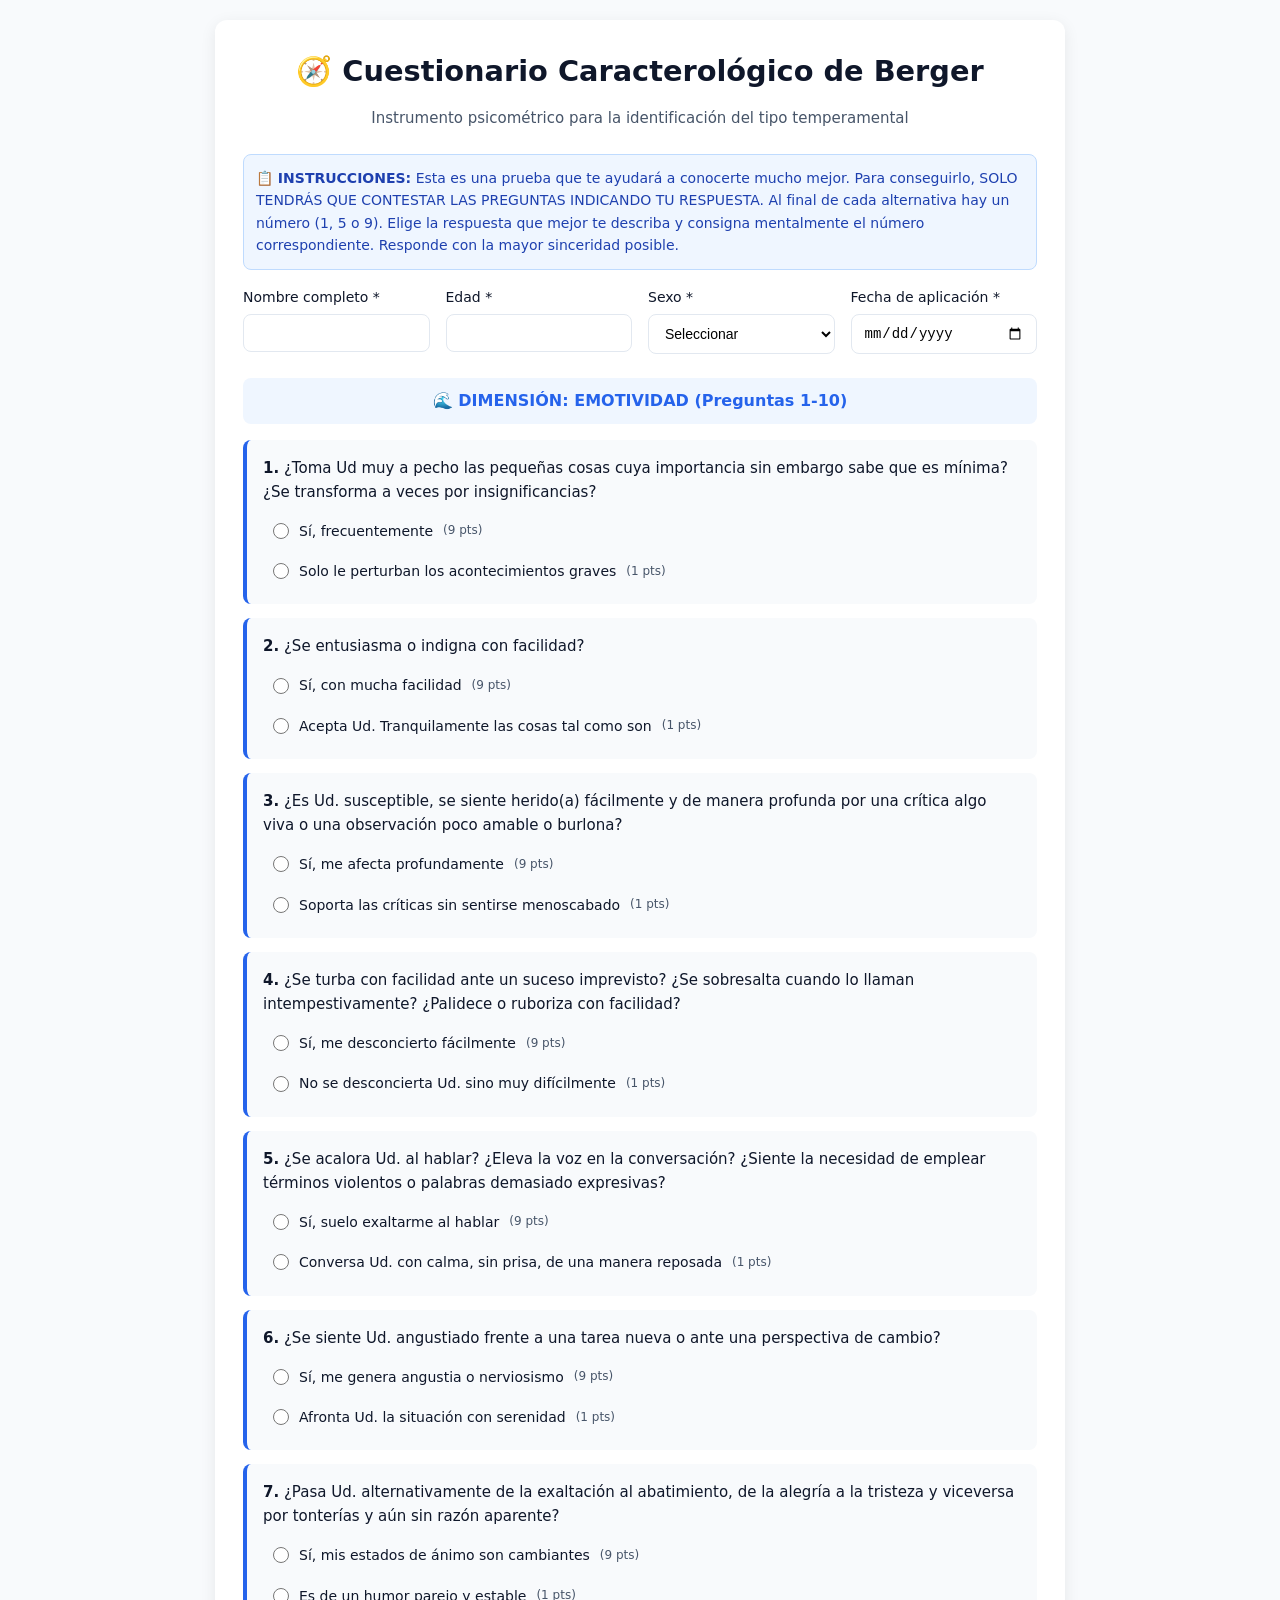
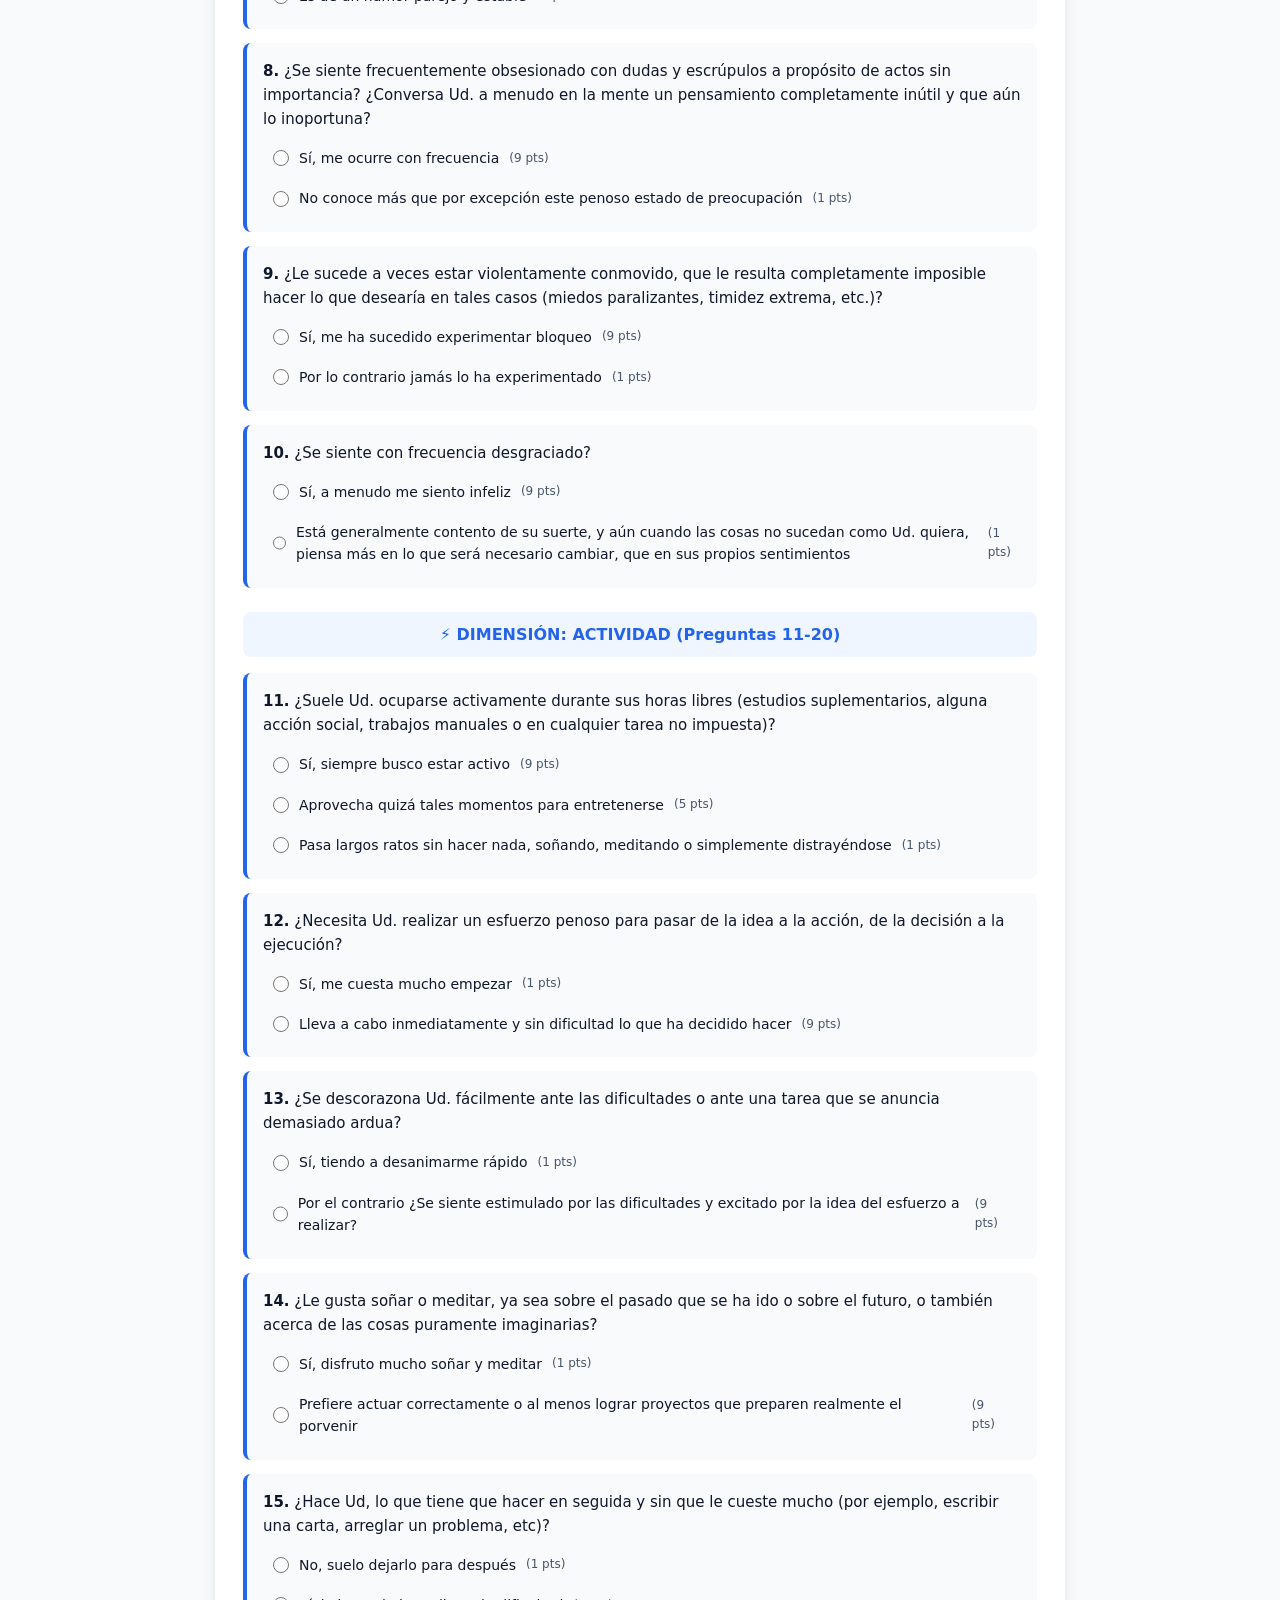
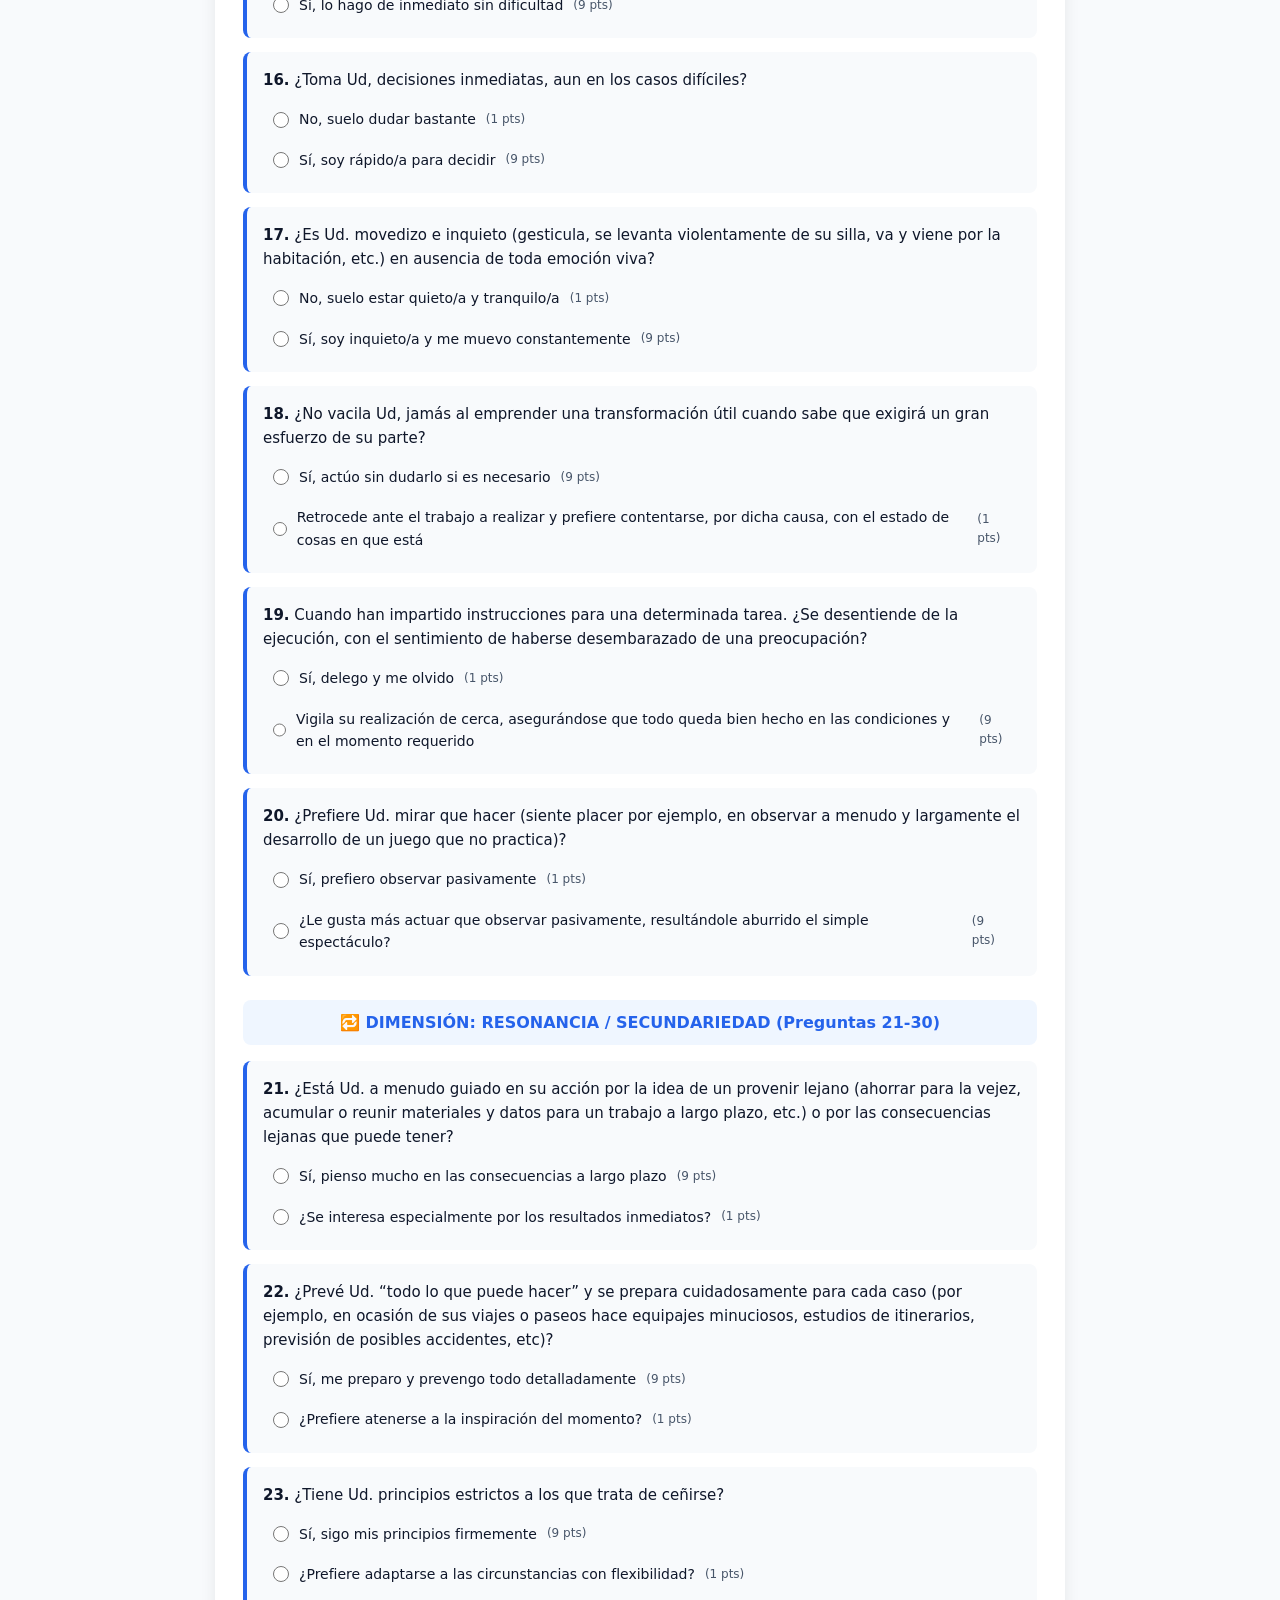
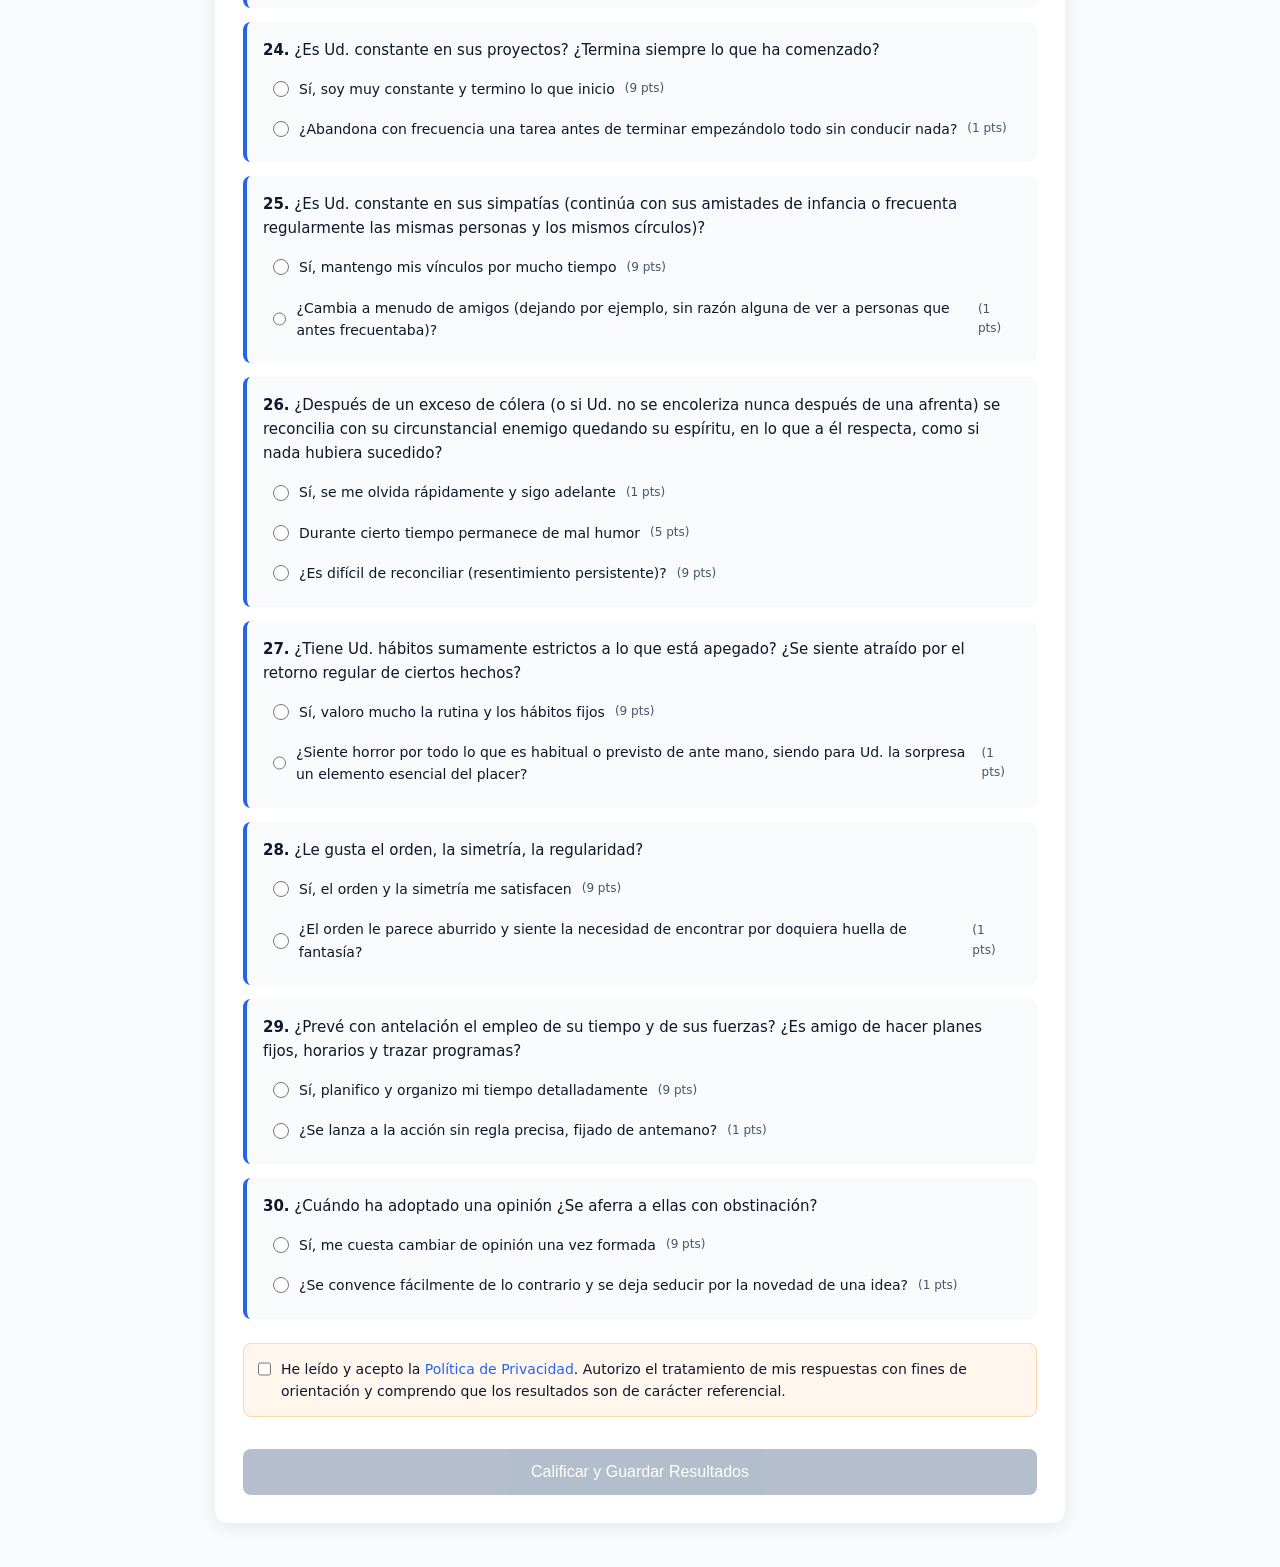
<file: tests/berger/index.html>
<!DOCTYPE html>
<html lang="es">
<head>
  <meta charset="UTF-8">
  <meta name="viewport" content="width=device-width, initial-scale=1.0">
  <title>Cuestionario Caracterológico de Gastón Berger</title>
  <meta name="description" content="Evaluación psicométrica del temperamento según la tipología de Gastón Berger">
  <style>
    :root {
      --bg: #f8fafc; --card: #ffffff; --text: #0f172a; --muted: #475569;
      --primary: #2563eb; --success: #16a34a; --warning: #f59e0b; --danger: #dc2626;
      --border: #e2e8f0; --radius: 12px; --shadow: 0 4px 16px rgba(0,0,0,0.08);
    }
    * { box-sizing: border-box; margin: 0; padding: 0; }
    body { font-family: system-ui, -apple-system, 'Segoe UI', Roboto, sans-serif; background: var(--bg); color: var(--text); line-height: 1.6; padding: 20px; }
    .container { max-width: 850px; margin: 0 auto; }
    .card { background: var(--card); border-radius: var(--radius); box-shadow: var(--shadow); padding: 28px; margin-bottom: 24px; }
    h1, h2, h3 { margin-bottom: 12px; color: var(--text); }
    h1 { font-size: 1.8rem; text-align: center; }
    .subtitle { text-align: center; color: var(--muted); margin-bottom: 24px; font-size: 15px; }
    
    /* Formularios */
    .form-grid { display: grid; grid-template-columns: repeat(auto-fit, minmax(180px, 1fr)); gap: 16px; margin-bottom: 24px; }
    .form-group label { display: block; margin-bottom: 6px; font-weight: 500; font-size: 14px; }
    input, select { width: 100%; padding: 10px 12px; border: 1px solid var(--border); border-radius: 8px; font-size: 14px; background: #fff; }
    input:focus, select:focus { outline: none; border-color: var(--primary); box-shadow: 0 0 0 3px rgba(37, 99, 235, 0.1); }
    
    /* Preguntas */
    .section-title { background: #eff6ff; color: var(--primary); padding: 10px 16px; border-radius: 8px; margin: 24px 0 16px; font-weight: 600; text-align: center; }
    .question { padding: 16px; margin-bottom: 14px; background: #f8fafc; border-radius: 8px; border-left: 4px solid var(--primary); }
    .question p { margin-bottom: 10px; font-weight: 500; font-size: 15px; }
    .options { display: flex; flex-direction: column; gap: 6px; }
    .options label { display: flex; align-items: center; gap: 10px; cursor: pointer; font-size: 14px; padding: 6px 10px; border-radius: 6px; transition: background 0.2s; }
    .options label:hover { background: #f1f5f9; }
    .options input { width: 16px; height: 16px; margin: 0; cursor: pointer; }
    
    /* Consentimiento */
    .consent-box { background: #fff7ed; padding: 14px; border-radius: 8px; margin: 24px 0; border: 1px solid #fed7aa; }
    .consent-box label { display: flex; gap: 10px; cursor: pointer; font-size: 14px; align-items: flex-start; }
    .consent-box input { width: 18px; height: 18px; margin-top: 2px; }
    .consent-box a { color: var(--primary); text-decoration: none; font-weight: 500; }
    .consent-box a:hover { text-decoration: underline; }
    
    /* Botones */
    button { width: 100%; padding: 14px; background: var(--primary); color: white; border: none; border-radius: 8px; font-size: 16px; font-weight: 500; cursor: pointer; transition: background 0.2s; margin-top: 8px; }
    button:hover { background: #1d4ed8; }
    button:disabled { background: #94a3b8; cursor: not-allowed; opacity: 0.7; }
    .btn-success { background: var(--success); }
    .btn-success:hover { background: #15803d; }
    .btn-secondary { background: #64748b; }
    .btn-group { display: flex; gap: 10px; margin-top: 20px; flex-wrap: wrap; }
    .btn-group button { flex: 1; min-width: 150px; }
    
    /* Estados y utilidades */
    .hidden { display: none !important; }
    .loading { display: inline-block; width: 18px; height: 18px; border: 2px solid white; border-top-color: transparent; border-radius: 50%; animation: spin 0.8s linear infinite; margin-right: 8px; vertical-align: middle; }
    @keyframes spin { to { transform: rotate(360deg); } }
    .alert { padding: 12px; border-radius: 8px; margin-bottom: 16px; font-size: 14px; }
    .alert-info { background: #eff6ff; color: #1e40af; border: 1px solid #bfdbfe; }
    
    /* Resultados */
    .result-header { text-align: center; padding-bottom: 16px; border-bottom: 2px solid var(--border); margin-bottom: 20px; }
    .typology-badge { display: inline-block; padding: 10px 24px; background: linear-gradient(135deg, var(--primary), #7c3aed); color: white; border-radius: 30px; font-weight: 700; font-size: 1.3rem; margin: 12px 0; box-shadow: 0 4px 12px rgba(37,99,235,0.3); }
    .dimensions-grid { display: grid; grid-template-columns: repeat(auto-fit, minmax(220px, 1fr)); gap: 16px; margin: 20px 0; }
    .dim-card { background: #f8fafc; padding: 16px; border-radius: 8px; text-align: center; border: 1px solid var(--border); }
    .dim-card .val { font-size: 1.6rem; font-weight: 700; color: var(--primary); }
    .dim-card .lbl { font-size: 13px; color: var(--muted); margin-top: 4px; }
    .dim-card .lvl { font-size: 14px; font-weight: 600; margin-top: 6px; color: var(--text); }
    .interpretation { background: #f0fdf4; border-left: 4px solid var(--success); padding: 16px; border-radius: 0 8px 8px 0; margin: 16px 0; font-size: 14px; line-height: 1.6; }
    .recommendations { background: #fff7ed; border-left: 4px solid var(--warning); padding: 16px; border-radius: 0 8px 8px 0; margin: 16px 0; font-size: 14px; line-height: 1.6; }
    
    /* Modal  modal */
    .modal-overlay { display: none; position: fixed; inset: 0; background: rgba(15, 23, 42, 0.7); z-index: 1000; align-items: center; justify-content: center; padding: 20px; }
    .modal-overlay.active { display: flex; }
    .modal-content { background: white; padding: 24px; border-radius: 12px; max-width: 600px; width: 100%; max-height: 85vh; overflow-y: auto; position: relative; }
    .modal-close { position: absolute; top: 12px; right: 12px; background: none; border: none; font-size: 24px; cursor: pointer; color: var(--muted); width: auto; }
    .modal-close:hover { color: var(--danger); }
    .policy-text { font-size: 14px; line-height: 1.6; color: var(--text); margin: 16px 0; }
    .policy-text p { margin-bottom: 10px; }
    
    /* Print */
    @media print {
      body { background: white; padding: 0; color: black; }
      .no-print { display: none !important; }
      .card { box-shadow: none; border: 1px solid #ddd; break-inside: avoid; }
      .typology-badge { background: #2563eb !important; color: white !important; -webkit-print-color-adjust: exact; }
    }
    @media (max-width: 600px) {
      .card { padding: 20px; }
      h1 { font-size: 1.5rem; }
      .btn-group { flex-direction: column; }
    }
  </style>
</head>
<body>
  <div class="container">
    <!-- FORMULARIO -->
    <section id="form-section" class="card">
      <h1>🧭 Cuestionario Caracterológico de Berger</h1>
      <p class="subtitle">Instrumento psicométrico para la identificación del tipo temperamental</p>
      
      <form id="berger-form">
        <div class="alert alert-info">
          <strong>📋 INSTRUCCIONES:</strong> Esta es una prueba que te ayudará a conocerte mucho mejor. Para conseguirlo, SOLO TENDRÁS QUE CONTESTAR LAS PREGUNTAS INDICANDO TU RESPUESTA. Al final de cada alternativa hay un número (1, 5 o 9). Elige la respuesta que mejor te describa y consigna mentalmente el número correspondiente. Responde con la mayor sinceridad posible.
        </div>

        <div class="form-grid">
          <div class="form-group">
            <label for="nombre">Nombre completo *</label>
            <input type="text" id="nombre" required>
          </div>
          <div class="form-group">
            <label for="edad">Edad *</label>
            <input type="number" id="edad" min="14" max="25" required>
          </div>
          <div class="form-group">
            <label for="sexo">Sexo *</label>
            <select id="sexo" required>
              <option value="">Seleccionar</option>
              <option value="Hombre">Hombre</option>
              <option value="Mujer">Mujer</option>
            </select>
          </div>
          <div class="form-group">
            <label for="fecha">Fecha de aplicación *</label>
            <input type="date" id="fecha" required>
          </div>
        </div>

        <div class="section-title">🌊 DIMENSIÓN: EMOTIVIDAD (Preguntas 1-10)</div>
        <div id="dim-E"></div>

        <div class="section-title">⚡ DIMENSIÓN: ACTIVIDAD (Preguntas 11-20)</div>
        <div id="dim-A"></div>

        <div class="section-title">🔁 DIMENSIÓN: RESONANCIA / SECUNDARIEDAD (Preguntas 21-30)</div>
        <div id="dim-R"></div>

        <div class="consent-box">
          <label>
            <input type="checkbox" id="consent-check" required>
            <span>He leído y acepto la <a href="#" id="open-policy">Política de Privacidad</a>. Autorizo el tratamiento de mis respuestas con fines de orientación y comprendo que los resultados son de carácter referencial.</span>
          </label>
        </div>

        <button type="submit" id="submit-btn" disabled>Calificar y Guardar Resultados</button>
      </form>
    </section>

    <!-- RESULTADOS -->
    <section id="results-section" class="card hidden">
      <div class="result-header">
        <h2>📊 Perfil Caracterológico</h2>
        <p id="user-meta" style="color: var(--muted);"></p>
      </div>
      
      <div style="text-align: center; margin: 20px 0;">
        <div class="typology-badge" id="typology-result">---</div>
        <p id="typology-desc" style="color: var(--muted); font-size: 14px; max-width: 600px; margin: 0 auto;"></p>
      </div>

      <h3 style="margin-top: 20px;">Dimensiones Evaluadas</h3>
      <div class="dimensions-grid">
        <div class="dim-card">
          <div class="val" id="score-e-val">--</div>
          <div class="lbl">Emotividad (E)</div>
          <div class="lvl" id="score-e-lvl">--</div>
        </div>
        <div class="dim-card">
          <div class="val" id="score-a-val">--</div>
          <div class="lbl">Actividad (A)</div>
          <div class="lvl" id="score-a-lvl">--</div>
        </div>
        <div class="dim-card">
          <div class="val" id="score-r-val">--</div>
          <div class="lbl">Resonancia (R)</div>
          <div class="lvl" id="score-r-lvl">--</div>
        </div>
      </div>

      <div class="interpretation">
        <strong>🔍 Interpretación del Perfil:</strong>
        <p id="interpretation-text" style="margin-top: 8px;"></p>
      </div>

      <div class="recommendations">
        <strong>💡 Recomendaciones Vocacionales y de Desarrollo:</strong>
        <p id="recommendations-text" style="margin-top: 8px;"></p>
      </div>

      <div class="btn-group no-print">
        <button onclick="window.print()" class="btn-success">📄 Guardar / Imprimir PDF</button>
        <button onclick="location.reload()" class="btn-secondary">🔄 Nueva Evaluación</button>
      </div>
    </section>
  </div>

  <!-- MODAL POLÍTICA -->
  <div id="privacy-modal" class="modal-overlay">
    <div class="modal-content">
      <button class="modal-close" id="close-policy">&times;</button>
      <h3>🔒 Política de Privacidad y Tratamiento de Datos</h3>
      <div class="policy-text">
        <p><strong>Responsable:</strong> [TU NOMBRE/INSTITUCIÓN] | [tu-email@dominio.com]</p>
        <p><strong>Finalidad:</strong> Evaluación del temperamento con fines de orientación vocacional y desarrollo personal.</p>
        <p><strong>Datos recogidos:</strong> Nombre, edad, sexo, fecha y respuestas al cuestionario. No se solicitan documentos de identidad ni datos médicos sensibles.</p>
        <p><strong>Base legal:</strong> Consentimiento explícito, libre e informado del evaluado.</p>
        <p><strong>Almacenamiento:</strong> Los datos se transmiten cifrados (HTTPS) y se guardan en una hoja de cálculo con acceso restringido. Se eliminan automáticamente tras 12 meses o al finalizar el proyecto.</p>
        <p><strong>Derechos:</strong> Puede solicitar acceso, rectificación, portabilidad o supresión de sus datos escribiendo a [tu-email@dominio.com].</p>
        <p style="margin-top: 15px; font-style: italic; color: var(--muted);">⚠️ Nota: Este instrumento es orientativo y no sustituye una evaluación psicológica clínica profesional.</p>
      </div>
      <button id="accept-policy" class="btn-success">Entendido</button>
    </div>
  </div>

  <script>
    // ================= CONFIGURACIÓN GOOGLE SHEETS =================
    const GOOGLE_SCRIPT_URL = 'https://script.google.com/macros/s/AKfycbzgn_mfFp9iZsog2YLJRUAOYqjWyXl6ZKiAaR_ScrFgwGJR4neB2dTkLL0p1EjzMBsx/exec'; // ← REEMPLAZAR CON TU URL /exec

    // ================= DATOS DE PREGUNTAS (30 ÍTEMS EXACTOS) =================
    const QUESTIONS = [
      // EMOTIVIDAD (1-10)
      { id:'q1', dim:'E', t:'¿Toma Ud muy a pecho las pequeñas cosas cuya importancia sin embargo sabe que es mínima? ¿Se transforma a veces por insignificancias?', opts:[{v:9, t:'Sí, frecuentemente'},{v:1, t:'Solo le perturban los acontecimientos graves'}] },
      { id:'q2', dim:'E', t:'¿Se entusiasma o indigna con facilidad?', opts:[{v:9, t:'Sí, con mucha facilidad'},{v:1, t:'Acepta Ud. Tranquilamente las cosas tal como son'}] },
      { id:'q3', dim:'E', t:'¿Es Ud. susceptible, se siente herido(a) fácilmente y de manera profunda por una crítica algo viva o una observación poco amable o burlona?', opts:[{v:9, t:'Sí, me afecta profundamente'},{v:1, t:'Soporta las críticas sin sentirse menoscabado'}] },
      { id:'q4', dim:'E', t:'¿Se turba con facilidad ante un suceso imprevisto? ¿Se sobresalta cuando lo llaman intempestivamente? ¿Palidece o ruboriza con facilidad?', opts:[{v:9, t:'Sí, me desconcierto fácilmente'},{v:1, t:'No se desconcierta Ud. sino muy difícilmente'}] },
      { id:'q5', dim:'E', t:'¿Se acalora Ud. al hablar? ¿Eleva la voz en la conversación? ¿Siente la necesidad de emplear términos violentos o palabras demasiado expresivas?', opts:[{v:9, t:'Sí, suelo exaltarme al hablar'},{v:1, t:'Conversa Ud. con calma, sin prisa, de una manera reposada'}] },
      { id:'q6', dim:'E', t:'¿Se siente Ud. angustiado frente a una tarea nueva o ante una perspectiva de cambio?', opts:[{v:9, t:'Sí, me genera angustia o nerviosismo'},{v:1, t:'Afronta Ud. la situación con serenidad'}] },
      { id:'q7', dim:'E', t:'¿Pasa Ud. alternativamente de la exaltación al abatimiento, de la alegría a la tristeza y viceversa por tonterías y aún sin razón aparente?', opts:[{v:9, t:'Sí, mis estados de ánimo son cambiantes'},{v:1, t:'Es de un humor parejo y estable'}] },
      { id:'q8', dim:'E', t:'¿Se siente frecuentemente obsesionado con dudas y escrúpulos a propósito de actos sin importancia? ¿Conversa Ud. a menudo en la mente un pensamiento completamente inútil y que aún lo inoportuna?', opts:[{v:9, t:'Sí, me ocurre con frecuencia'},{v:1, t:'No conoce más que por excepción este penoso estado de preocupación'}] },
      { id:'q9', dim:'E', t:'¿Le sucede a veces estar violentamente conmovido, que le resulta completamente imposible hacer lo que desearía en tales casos (miedos paralizantes, timidez extrema, etc.)?', opts:[{v:9, t:'Sí, me ha sucedido experimentar bloqueo'},{v:1, t:'Por lo contrario jamás lo ha experimentado'}] },
      { id:'q10', dim:'E', t:'¿Se siente con frecuencia desgraciado?', opts:[{v:9, t:'Sí, a menudo me siento infeliz'},{v:1, t:'Está generalmente contento de su suerte, y aún cuando las cosas no sucedan como Ud. quiera, piensa más en lo que será necesario cambiar, que en sus propios sentimientos'}] },
      
      // ACTIVIDAD (11-20)
      { id:'q11', dim:'A', t:'¿Suele Ud. ocuparse activamente durante sus horas libres (estudios suplementarios, alguna acción social, trabajos manuales o en cualquier tarea no impuesta)?', opts:[{v:9, t:'Sí, siempre busco estar activo'},{v:5, t:'Aprovecha quizá tales momentos para entretenerse'},{v:1, t:'Pasa largos ratos sin hacer nada, soñando, meditando o simplemente distrayéndose'}] },
      { id:'q12', dim:'A', t:'¿Necesita Ud. realizar un esfuerzo penoso para pasar de la idea a la acción, de la decisión a la ejecución?', opts:[{v:1, t:'Sí, me cuesta mucho empezar'},{v:9, t:'Lleva a cabo inmediatamente y sin dificultad lo que ha decidido hacer'}] },
      { id:'q13', dim:'A', t:'¿Se descorazona Ud. fácilmente ante las dificultades o ante una tarea que se anuncia demasiado ardua?', opts:[{v:1, t:'Sí, tiendo a desanimarme rápido'},{v:9, t:'Por el contrario ¿Se siente estimulado por las dificultades y excitado por la idea del esfuerzo a realizar?'}] },
      { id:'q14', dim:'A', t:'¿Le gusta soñar o meditar, ya sea sobre el pasado que se ha ido o sobre el futuro, o también acerca de las cosas puramente imaginarias?', opts:[{v:1, t:'Sí, disfruto mucho soñar y meditar'},{v:9, t:'Prefiere actuar correctamente o al menos lograr proyectos que preparen realmente el porvenir'}] },
      { id:'q15', dim:'A', t:'¿Hace Ud, lo que tiene que hacer en seguida y sin que le cueste mucho (por ejemplo, escribir una carta, arreglar un problema, etc)?', opts:[{v:1, t:'No, suelo dejarlo para después'},{v:9, t:'Sí, lo hago de inmediato sin dificultad'}] },
      { id:'q16', dim:'A', t:'¿Toma Ud, decisiones inmediatas, aun en los casos difíciles?', opts:[{v:1, t:'No, suelo dudar bastante'},{v:9, t:'Sí, soy rápido/a para decidir'}] },
      { id:'q17', dim:'A', t:'¿Es Ud. movedizo e inquieto (gesticula, se levanta violentamente de su silla, va y viene por la habitación, etc.) en ausencia de toda emoción viva?', opts:[{v:1, t:'No, suelo estar quieto/a y tranquilo/a'},{v:9, t:'Sí, soy inquieto/a y me muevo constantemente'}] },
      { id:'q18', dim:'A', t:'¿No vacila Ud, jamás al emprender una transformación útil cuando sabe que exigirá un gran esfuerzo de su parte?', opts:[{v:9, t:'Sí, actúo sin dudarlo si es necesario'},{v:1, t:'Retrocede ante el trabajo a realizar y prefiere contentarse, por dicha causa, con el estado de cosas en que está'}] },
      { id:'q19', dim:'A', t:'Cuando han impartido instrucciones para una determinada tarea. ¿Se desentiende de la ejecución, con el sentimiento de haberse desembarazado de una preocupación?', opts:[{v:1, t:'Sí, delego y me olvido'},{v:9, t:'Vigila su realización de cerca, asegurándose que todo queda bien hecho en las condiciones y en el momento requerido'}] },
      { id:'q20', dim:'A', t:'¿Prefiere Ud. mirar que hacer (siente placer por ejemplo, en observar a menudo y largamente el desarrollo de un juego que no practica)?', opts:[{v:1, t:'Sí, prefiero observar pasivamente'},{v:9, t:'¿Le gusta más actuar que observar pasivamente, resultándole aburrido el simple espectáculo?'}] },

      // RESONANCIA / SECUNDARIEDAD (21-30)
      { id:'q21', dim:'R', t:'¿Está Ud. a menudo guiado en su acción por la idea de un provenir lejano (ahorrar para la vejez, acumular o reunir materiales y datos para un trabajo a largo plazo, etc.) o por las consecuencias lejanas que puede tener?', opts:[{v:9, t:'Sí, pienso mucho en las consecuencias a largo plazo'},{v:1, t:'¿Se interesa especialmente por los resultados inmediatos?'}] },
      { id:'q22', dim:'R', t:'¿Prevé Ud. “todo lo que puede hacer” y se prepara cuidadosamente para cada caso (por ejemplo, en ocasión de sus viajes o paseos hace equipajes minuciosos, estudios de itinerarios, previsión de posibles accidentes, etc)?', opts:[{v:9, t:'Sí, me preparo y prevengo todo detalladamente'},{v:1, t:'¿Prefiere atenerse a la inspiración del momento?'}] },
      { id:'q23', dim:'R', t:'¿Tiene Ud. principios estrictos a los que trata de ceñirse?', opts:[{v:9, t:'Sí, sigo mis principios firmemente'},{v:1, t:'¿Prefiere adaptarse a las circunstancias con flexibilidad?'}] },
      { id:'q24', dim:'R', t:'¿Es Ud. constante en sus proyectos? ¿Termina siempre lo que ha comenzado?', opts:[{v:9, t:'Sí, soy muy constante y termino lo que inicio'},{v:1, t:'¿Abandona con frecuencia una tarea antes de terminar empezándolo todo sin conducir nada?'}] },
      { id:'q25', dim:'R', t:'¿Es Ud. constante en sus simpatías (continúa con sus amistades de infancia o frecuenta regularmente las mismas personas y los mismos círculos)?', opts:[{v:9, t:'Sí, mantengo mis vínculos por mucho tiempo'},{v:1, t:'¿Cambia a menudo de amigos (dejando por ejemplo, sin razón alguna de ver a personas que antes frecuentaba)?'}] },
      { id:'q26', dim:'R', t:'¿Después de un exceso de cólera (o si Ud. no se encoleriza nunca después de una afrenta) se reconcilia con su circunstancial enemigo quedando su espíritu, en lo que a él respecta, como si nada hubiera sucedido?', opts:[{v:1, t:'Sí, se me olvida rápidamente y sigo adelante'},{v:5, t:'Durante cierto tiempo permanece de mal humor'},{v:9, t:'¿Es difícil de reconciliar (resentimiento persistente)?'}] },
      { id:'q27', dim:'R', t:'¿Tiene Ud. hábitos sumamente estrictos a lo que está apegado? ¿Se siente atraído por el retorno regular de ciertos hechos?', opts:[{v:9, t:'Sí, valoro mucho la rutina y los hábitos fijos'},{v:1, t:'¿Siente horror por todo lo que es habitual o previsto de ante mano, siendo para Ud. la sorpresa un elemento esencial del placer?'}] },
      { id:'q28', dim:'R', t:'¿Le gusta el orden, la simetría, la regularidad?', opts:[{v:9, t:'Sí, el orden y la simetría me satisfacen'},{v:1, t:'¿El orden le parece aburrido y siente la necesidad de encontrar por doquiera huella de fantasía?'}] },
      { id:'q29', dim:'R', t:'¿Prevé con antelación el empleo de su tiempo y de sus fuerzas? ¿Es amigo de hacer planes fijos, horarios y trazar programas?', opts:[{v:9, t:'Sí, planifico y organizo mi tiempo detalladamente'},{v:1, t:'¿Se lanza a la acción sin regla precisa, fijado de antemano?'}] },
      { id:'q30', dim:'R', t:'¿Cuándo ha adoptado una opinión ¿Se aferra a ellas con obstinación?', opts:[{v:9, t:'Sí, me cuesta cambiar de opinión una vez formada'},{v:1, t:'¿Se convence fácilmente de lo contrario y se deja seducir por la novedad de una idea?'}] }
    ];

    // ================= RENDERIZAR PREGUNTAS =================
    function renderQuestions() {
      const containers = { E: document.getElementById('dim-E'), A: document.getElementById('dim-A'), R: document.getElementById('dim-R') };
      QUESTIONS.forEach((q, i) => {
        let html = `<div class="question"><p><strong>${i+1}.</strong> ${q.t}</p><div class="options">`;
        q.opts.forEach(opt => {
          html += `<label><input type="radio" name="${q.id}" value="${opt.v}" required> ${opt.t} <span style="color:var(--muted); font-size:12px;">(${opt.v} pts)</span></label>`;
        });
        html += `</div></div>`;
        containers[q.dim].insertAdjacentHTML('beforeend', html);
      });
    }
    renderQuestions();

    // ================= INTERACCIÓN =================
    const consentCheck = document.getElementById('consent-check');
    const submitBtn = document.getElementById('submit-btn');
    const modal = document.getElementById('privacy-modal');

    consentCheck?.addEventListener('change', () => submitBtn.disabled = !consentCheck.checked);
    document.getElementById('open-policy')?.addEventListener('click', (e) => { e.preventDefault(); modal.classList.add('active'); });
    document.getElementById('close-policy')?.addEventListener('click', () => modal.classList.remove('active'));
    document.getElementById('accept-policy')?.addEventListener('click', () => { consentCheck.checked = true; submitBtn.disabled = false; modal.classList.remove('active'); });
    modal?.addEventListener('click', (e) => { if (e.target === modal) modal.classList.remove('active'); });
    document.addEventListener('keydown', (e) => { if (e.key === 'Escape' && modal.classList.contains('active')) modal.classList.remove('active'); });

    // ================= LÓGICA DE SCORING Y TIPOLOGÍA =================
    document.getElementById('berger-form')?.addEventListener('submit', async (e) => {
      e.preventDefault();
      submitBtn.disabled = true;
      submitBtn.innerHTML = '<span class="loading"></span>Procesando...';

      try {
        // 1. Datos demográficos
        const userData = {
          nombre: document.getElementById('nombre').value.trim(),
          edad: parseInt(document.getElementById('edad').value),
          sexo: document.getElementById('sexo').value,
          fecha: document.getElementById('fecha').value
        };

        // 2. Calcular puntajes brutos
        const scores = { E: 0, A: 0, R: 0 };
        QUESTIONS.forEach(q => {
          const selected = document.querySelector(`input[name="${q.id}"]:checked`);
          if (selected) scores[q.dim] += parseInt(selected.value);
        });

        // 3. Aplicar baremos
        let factorE, nivelE, factorA, nivelA, factorR, nivelR;
        const { E, A, R } = scores;

        // Emotividad (por sexo)
        if (userData.sexo === 'Hombre') {
          if (E >= 60) { factorE='E'; nivelE='Emotividad Muy Alta'; }
          else if (E >= 52) { factorE='E'; nivelE='Emotividad Alta'; }
          else if (E >= 48) { factorE='E'; nivelE='Emotivo'; }
          else if (E >= 35) { factorE='nE'; nivelE='No Emotivo'; }
          else if (E >= 26) { factorE='nE'; nivelE='Emotividad Baja'; }
          else { factorE='nE'; nivelE='Emotividad Muy Baja'; }
        } else {
          if (E >= 66) { factorE='E'; nivelE='Emotividad Muy Alta'; }
          else if (E >= 58) { factorE='E'; nivelE='Emotividad Alta'; }
          else if (E >= 51) { factorE='E'; nivelE='Emotivo'; }
          else if (E >= 42) { factorE='nE'; nivelE='No Emotivo'; }
          else if (E >= 35) { factorE='nE'; nivelE='Emotividad Baja'; }
          else { factorE='nE'; nivelE='Emotividad Muy Baja'; }
        }

        // Actividad
        if (A >= 68) { factorA='A'; nivelA='Activo Muy Alto'; }
        else if (A >= 61) { factorA='A'; nivelA='Activo Alto'; }
        else if (A >= 55) { factorA='A'; nivelA='Activo'; }
        else if (A >= 47) { factorA='nA'; nivelA='No Activo'; }
        else if (A >= 41) { factorA='nA'; nivelA='Actividad Baja'; }
        else { factorA='nA'; nivelA='Actividad Muy Baja'; }

        // Resonancia
        if (R >= 69) { factorR='S'; nivelR='Secundariedad Muy Alta'; }
        else if (R >= 62) { factorR='S'; nivelR='Secundariedad Alta'; }
        else if (R >= 55) { factorR='S'; nivelR='Secundariedad'; }
        else if (R >= 47) { factorR='P'; nivelR='Primario'; }
        else if (R >= 40) { factorR='P'; nivelR='Primario Bajo'; }
        else { factorR='P'; nivelR='Primario Muy Bajo'; }

        // 4. Determinar Tipo Caracterológico
        const key = `${factorE} ${factorA} ${factorR}`;
        const TIPOLOGIAS = {
          'E nA P': 'Nervioso', 'E nA S': 'Sentimental', 'E A P': 'Colérico', 'E A S': 'Apasionado',
          'nE A P': 'Sanguíneo', 'nE A S': 'Flemático', 'nE nA P': 'Amorfo', 'nE nA S': 'Apático'
        };
        const tipo = TIPOLOGIAS[key] || 'No definido';

        // Interpretaciones y recomendaciones estándar
        const INTERPRETACIONES = {
          'Nervioso': 'Combinación de alta emotividad, baja actividad y primariedad. Tiende a ser reactivo, sensible y con respuestas rápidas pero poco sostenidas. Busca estímulo inmediato y puede dispersarse con facilidad.',
          'Sentimental': 'Alta emotividad, baja actividad y secundariedad. Profundiza en sus vivencias, es reflexivo, leal y con memoria emocional duradera. Ideal para roles que requieren empatía y análisis pausado.',
          'Colérico': 'Alta emotividad, alta actividad y primariedad. Reacciona con intensidad pero canaliza esa energía en acción inmediata. Líder natural, decidido, aunque puede ser impaciente.',
          'Apasionado': 'Alta emotividad, alta actividad y secundariedad. El perfil más intenso y perseverante. Combina pasión con constancia. Capaz de compromisos profundos y proyectos a largo plazo.',
          'Sanguíneo': 'Baja emotividad, alta actividad y primariedad. Optimista, práctico y adaptable. Disfruta del presente, actúa con agilidad y recupera rápido el equilibrio tras contratiempos.',
          'Flemático': 'Baja emotividad, alta actividad y secundariedad. Sereno, metódico y constante. Ejecuta con precisión y calma. Excelente para planificación, gestión y roles que requieren estabilidad.',
          'Amorfo': 'Baja emotividad, baja actividad y primariedad. Flexible, desapegado y adaptable a circunstancias inmediatas. Se beneficia de estructuras claras y acompañamiento para tomar iniciativa.',
          'Apático': 'Baja emotividad, baja actividad y secundariedad. Tranquilo, observador y con respuestas tardías pero reflexivas. Funciona bien en entornos predecibles y con objetivos bien definidos.'
        };
        const RECOMENDACIONES = {
          'Nervioso': '• Canaliza tu sensibilidad en arte, comunicación o atención al detalle.\n• Establece rutinas cortas para mantener el enfoque.\n• Practica técnicas de regulación emocional (respiración, pausa reflexiva).',
          'Sentimental': '• Busca carreras de acompañamiento, investigación o humanidades.\n• Establece límites saludables para no absorber el estrés ajeno.\n• Expresa tus emociones mediante escritura, arte o diálogo estructurado.',
          'Colérico': '• Desarrolla liderazgo y gestión de equipos.\n• Aprende a escuchar activamente y tolerar la frustración en procesos lentos.\n• Canaliza tu energía en metas desafiantes pero realistas.',
          'Apasionado': '• Orienta tu constancia hacia proyectos de impacto social o científico.\n• Practica la desconexión programada para evitar el desgaste.\n• Busca mentores que te ayuden a priorizar sin perder intensidad.',
          'Sanguíneo': '• Explora roles dinámicos: ventas, turismo, eventos, comunicación.\n• Trabaja la planificación a mediano plazo y la constancia.\n• Aprovecha tu red social para generar oportunidades colaborativas.',
          'Flemático': '• Ideal para ingenierías, administración, análisis de datos o logística.\n• Practica la comunicación asertiva para visibilizar tus aportes.\n• Define plazos externos para evitar la postergación natural.',
          'Amorfo': '• Busca entornos con instrucciones claras y supervisión amable.\n• Explora carreras operativas, artísticas o de servicio directo.\n• Trabaja con un coach o mentor para activar tu iniciativa progresivamente.',
          'Apático': '• Conecta tus tareas con propósitos personales significativos.\n• Explora roles técnicos, de soporte o investigación básica.\n• Usa recordatorios visuales y sistemas de recompensa para mantener motivación.'
        };

        // 5. Renderizar resultados
        document.getElementById('user-meta').textContent = `${userData.nombre} | ${userData.edad} años | ${userData.sexo} | ${new Date(userData.fecha).toLocaleDateString('es-PE')}`;
        document.getElementById('typology-result').textContent = tipo;
        document.getElementById('typology-desc').textContent = INTERPRETACIONES[tipo];
        
        document.getElementById('score-e-val').textContent = E;
        document.getElementById('score-e-lvl').textContent = `${nivelE} (${factorE})`;
        document.getElementById('score-a-val').textContent = A;
        document.getElementById('score-a-lvl').textContent = `${nivelA} (${factorA})`;
        document.getElementById('score-r-val').textContent = R;
        document.getElementById('score-r-lvl').textContent = `${nivelR} (${factorR})`;

        document.getElementById('interpretation-text').textContent = INTERPRETACIONES[tipo];
        document.getElementById('recommendations-text').innerHTML = RECOMENDACIONES[tipo].replace(/\n/g, '<br>');

        // 6. Enviar a Google Sheets
        await sendToSheets({ ...userData, scores, factors: { factorE, factorA, factorR }, tipo, rawKey: key });

        // 7. Mostrar resultados
        document.getElementById('form-section').classList.add('hidden');
        document.getElementById('results-section').classList.remove('hidden');
        window.scrollTo(0, 0);

      } catch (error) {
        console.error('Error:', error);
        alert('⚠️ Ocurrió un error al procesar. Verifique que todas las preguntas estén respondidas.');
        submitBtn.disabled = false;
        submitBtn.textContent = 'Calificar y Guardar Resultados';
      }
    });

    async function sendToSheets(payload) {
      if (!GOOGLE_SCRIPT_URL || GOOGLE_SCRIPT_URL.includes('TU_URL')) {
        console.warn('⚠️ Google Script URL no configurada. Los datos NO se guardarán.');
        return;
      }
      try {
        await fetch(GOOGLE_SCRIPT_URL, {
          method: 'POST',
          mode: 'no-cors',
          headers: { 'Content-Type': 'application/json' },
          body: JSON.stringify({ ...payload, timestamp: new Date().toISOString() })
        });
        console.log('✅ Datos enviados a Google Sheets');
      } catch (err) {
        console.error('❌ Error al enviar:', err);
      }
    }
  </script>
</body>
</html>
</file>
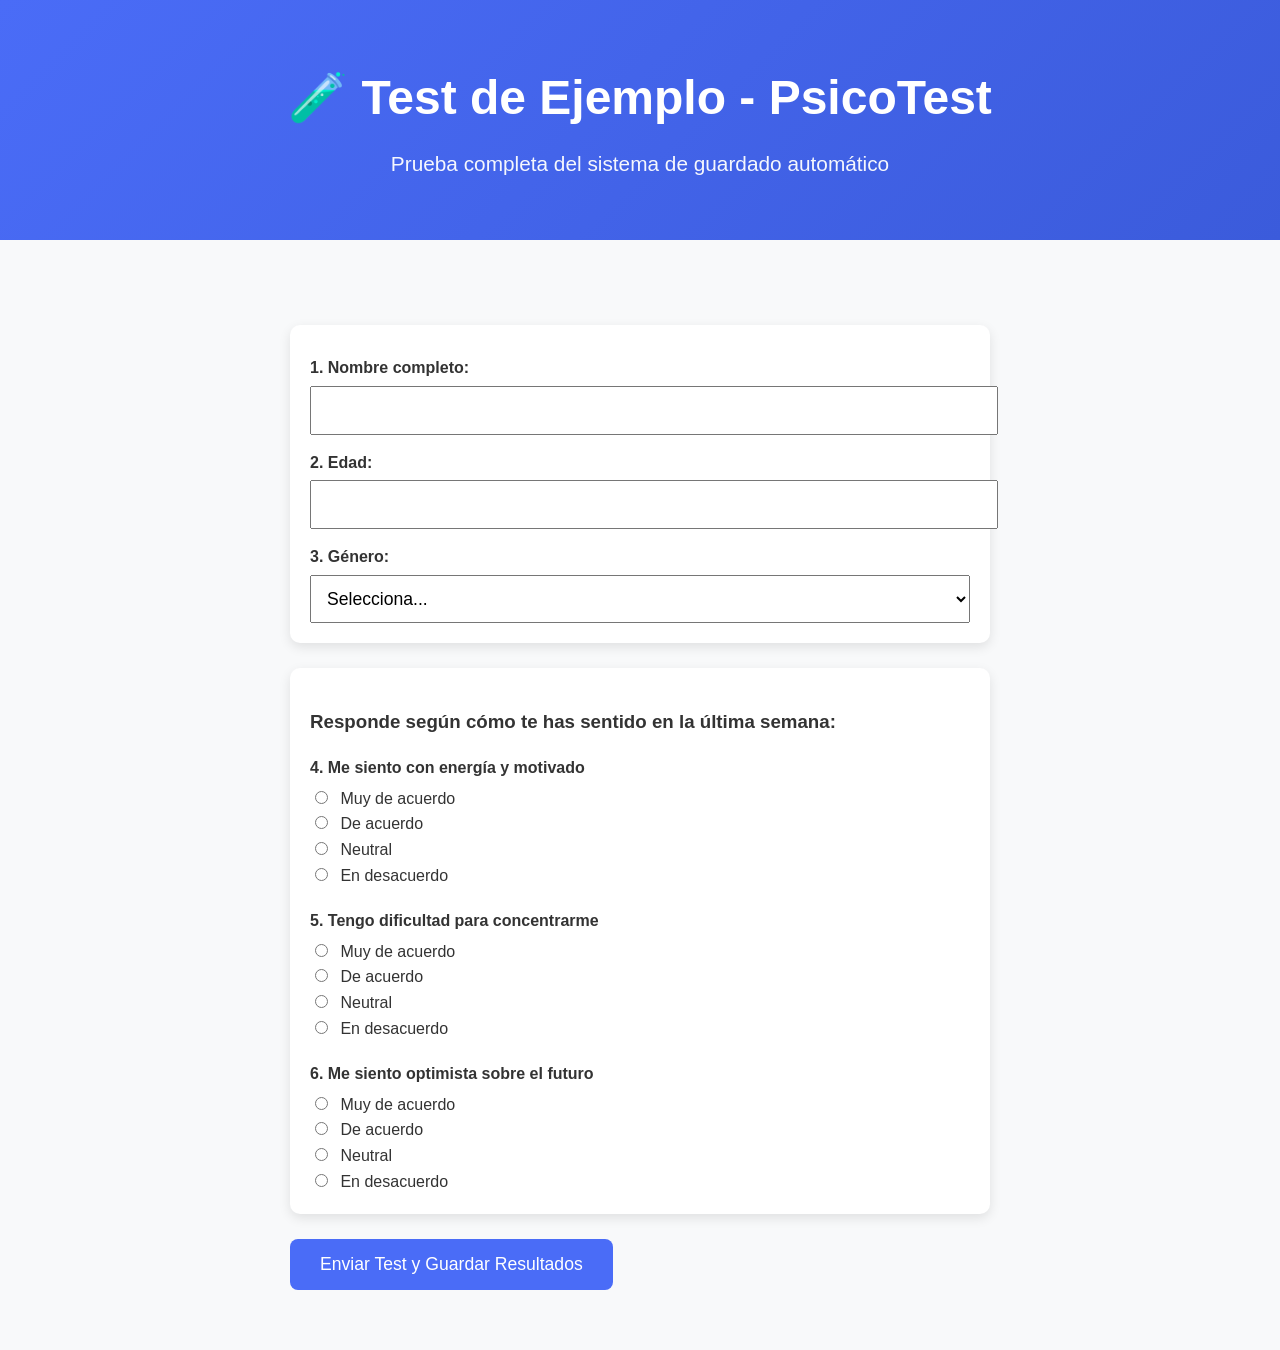
<file: tests/ejemplo-test.html>
<!DOCTYPE html>
<html lang="es">
<head>
    <meta charset="UTF-8">
    <meta name="viewport" content="width=device-width, initial-scale=1.0">
    <title>Test de Ejemplo - PsicoTest Online</title>
    <link rel="stylesheet" href="../assets/css/style.css">
    <script src="../assets/js/submit-results.js"></script>
    <style>
        .question { margin: 25px 0; padding: 20px; background: white; border-radius: 10px; box-shadow: 0 4px 12px rgba(0,0,0,0.1); }
        label { display: block; margin: 10px 0 5px; font-weight: bold; }
        input[type="radio"] { margin-right: 8px; }
        button { background: #4a6cf7; color: white; padding: 15px 30px; font-size: 1.1rem; border: none; border-radius: 8px; cursor: pointer; }
        button:hover { background: #3b5bdb; }
    </style>
</head>
<body>
    <header style="background: linear-gradient(135deg, #4a6cf7, #3b5bdb); color: white; padding: 60px 20px; text-align: center;">
        <h1>🧪 Test de Ejemplo - PsicoTest</h1>
        <p>Prueba completa del sistema de guardado automático</p>
    </header>

    <main style="max-width: 700px; margin: 40px auto; padding: 20px;">
        <form id="testForm">
            <!-- Datos personales -->
            <div class="question">
                <label>1. Nombre completo:</label>
                <input type="text" id="nombre" required style="width:100%; padding:12px; font-size:1.1rem;">

                <label style="margin-top:15px;">2. Edad:</label>
                <input type="number" id="edad" required min="12" style="width:100%; padding:12px; font-size:1.1rem;">

                <label style="margin-top:15px;">3. Género:</label>
                <select id="genero" required style="width:100%; padding:12px; font-size:1.1rem;">
                    <option value="">Selecciona...</option>
                    <option value="Masculino">Masculino</option>
                    <option value="Femenino">Femenino</option>
                    <option value="Otro">Otro</option>
                </select>
            </div>

            <!-- Preguntas del test (ejemplo simple de bienestar) -->
            <div class="question">
                <h3>Responde según cómo te has sentido en la última semana:</h3>
                
                <label>4. Me siento con energía y motivado</label>
                <div>
                    <input type="radio" name="q1" value="4" required> Muy de acuerdo<br>
                    <input type="radio" name="q1" value="3"> De acuerdo<br>
                    <input type="radio" name="q1" value="2"> Neutral<br>
                    <input type="radio" name="q1" value="1"> En desacuerdo
                </div>

                <label style="margin-top:20px;">5. Tengo dificultad para concentrarme</label>
                <div>
                    <input type="radio" name="q2" value="1" required> Muy de acuerdo<br>
                    <input type="radio" name="q2" value="2"> De acuerdo<br>
                    <input type="radio" name="q2" value="3"> Neutral<br>
                    <input type="radio" name="q2" value="4"> En desacuerdo
                </div>

                <label style="margin-top:20px;">6. Me siento optimista sobre el futuro</label>
                <div>
                    <input type="radio" name="q3" value="4" required> Muy de acuerdo<br>
                    <input type="radio" name="q3" value="3"> De acuerdo<br>
                    <input type="radio" name="q3" value="2"> Neutral<br>
                    <input type="radio" name="q3" value="1"> En desacuerdo
                </div>
            </div>

            <button type="button" onclick="enviarTest()">Enviar Test y Guardar Resultados</button>
        </form>
    </main>

    <script>
        async function enviarTest() {
            // 1. Captura las respuestas del formulario
            const nombre = document.getElementById('nombre').value.trim();
            const edad = document.getElementById('edad').value;
            const genero = document.getElementById('genero').value;

            const q1 = parseInt(document.querySelector('input[name="q1"]:checked').value);
            const q2 = parseInt(document.querySelector('input[name="q2"]:checked').value);
            const q3 = parseInt(document.querySelector('input[name="q3"]:checked').value);

            // 2. Calcula la puntuación total (calificación)
            const puntuacionTotal = q1 + q2 + q3;

            // 3. Genera interpretación según el puntaje
            let interpretacion = "";
            if (puntuacionTotal >= 10) {
                interpretacion = "Nivel alto de bienestar emocional. ¡Excelente!";
            } else if (puntuacionTotal >= 7) {
                interpretacion = "Nivel moderado de bienestar. Hay aspectos positivos que puedes fortalecer.";
            } else {
                interpretacion = "Nivel bajo de bienestar. Se recomienda una evaluación más profunda.";
            }

            // 4. Consolida toda la información en un objeto
            const resultados = {
                nombre: nombre,
                email: "",                    // Puedes agregar un campo de email después
                edad: edad,
                genero: genero,
                testNombre: "Test de Ejemplo - Bienestar Emocional",
                puntuacion: puntuacionTotal,
                interpretacion: interpretacion,
                respuestas: {
                    q1: q1,
                    q2: q2,
                    q3: q3,
                    descripcion: "Escala de bienestar emocional (3 preguntas)"
                },
                notas: "Test de verificación técnica - " + new Date().toLocaleDateString()
            };

            // 5. Envía los datos a Google Sheets
            const exito = await guardarEnSheets(resultados);

            if (exito) {
                setTimeout(() => {
                    window.location.href = "../index.html";
                }, 1800);
            }
        }
    </script>
</body>
</html>
</file>
<file: assets/css/style.css>
body {
    font-family: 'Segoe UI', Tahoma, Geneva, Verdana, sans-serif;
    margin: 0;
    padding: 0;
    background-color: #f8f9fa;
    color: #333;
    line-height: 1.6;
}

header {
    background: linear-gradient(135deg, #4a6cf7, #6b8cff);
    color: white;
    text-align: center;
    padding: 80px 20px;
}

h1 {
    margin: 0 0 10px 0;
    font-size: 3rem;
}

header p {
    margin: 10px 0 0 0;
    font-size: 1.3rem;
    opacity: 0.95;
}

main {
    max-width: 900px;
    margin: 40px auto;
    padding: 0 20px;
}

h2 {
    color: #2c3e50;
    text-align: center;
}

ul {
    list-style: none;
    padding: 0;
}

ul li {
    background: white;
    margin: 18px 0;
    padding: 25px;
    border-radius: 12px;
    box-shadow: 0 4px 15px rgba(0,0,0,0.08);
    font-size: 1.35rem;
    transition: transform 0.2s;
}

ul li:hover {
    transform: translateY(-5px);
}

ul li a {
    color: #4a6cf7;
    text-decoration: none;
    font-weight: 600;
}

ul li a:hover {
    text-decoration: underline;
}

footer {
    text-align: center;
    padding: 40px 20px;
    background: #2c3e50;
    color: white;
    margin-top: 80px;
}

footer a {
    color: #6b8cff;
    text-decoration: none;
}

footer a:hover {
    text-decoration: underline;
}

/* Estilos adicionales para el test de ejemplo */
input, select, button {
    font-size: 1.1rem;
}
</file>
